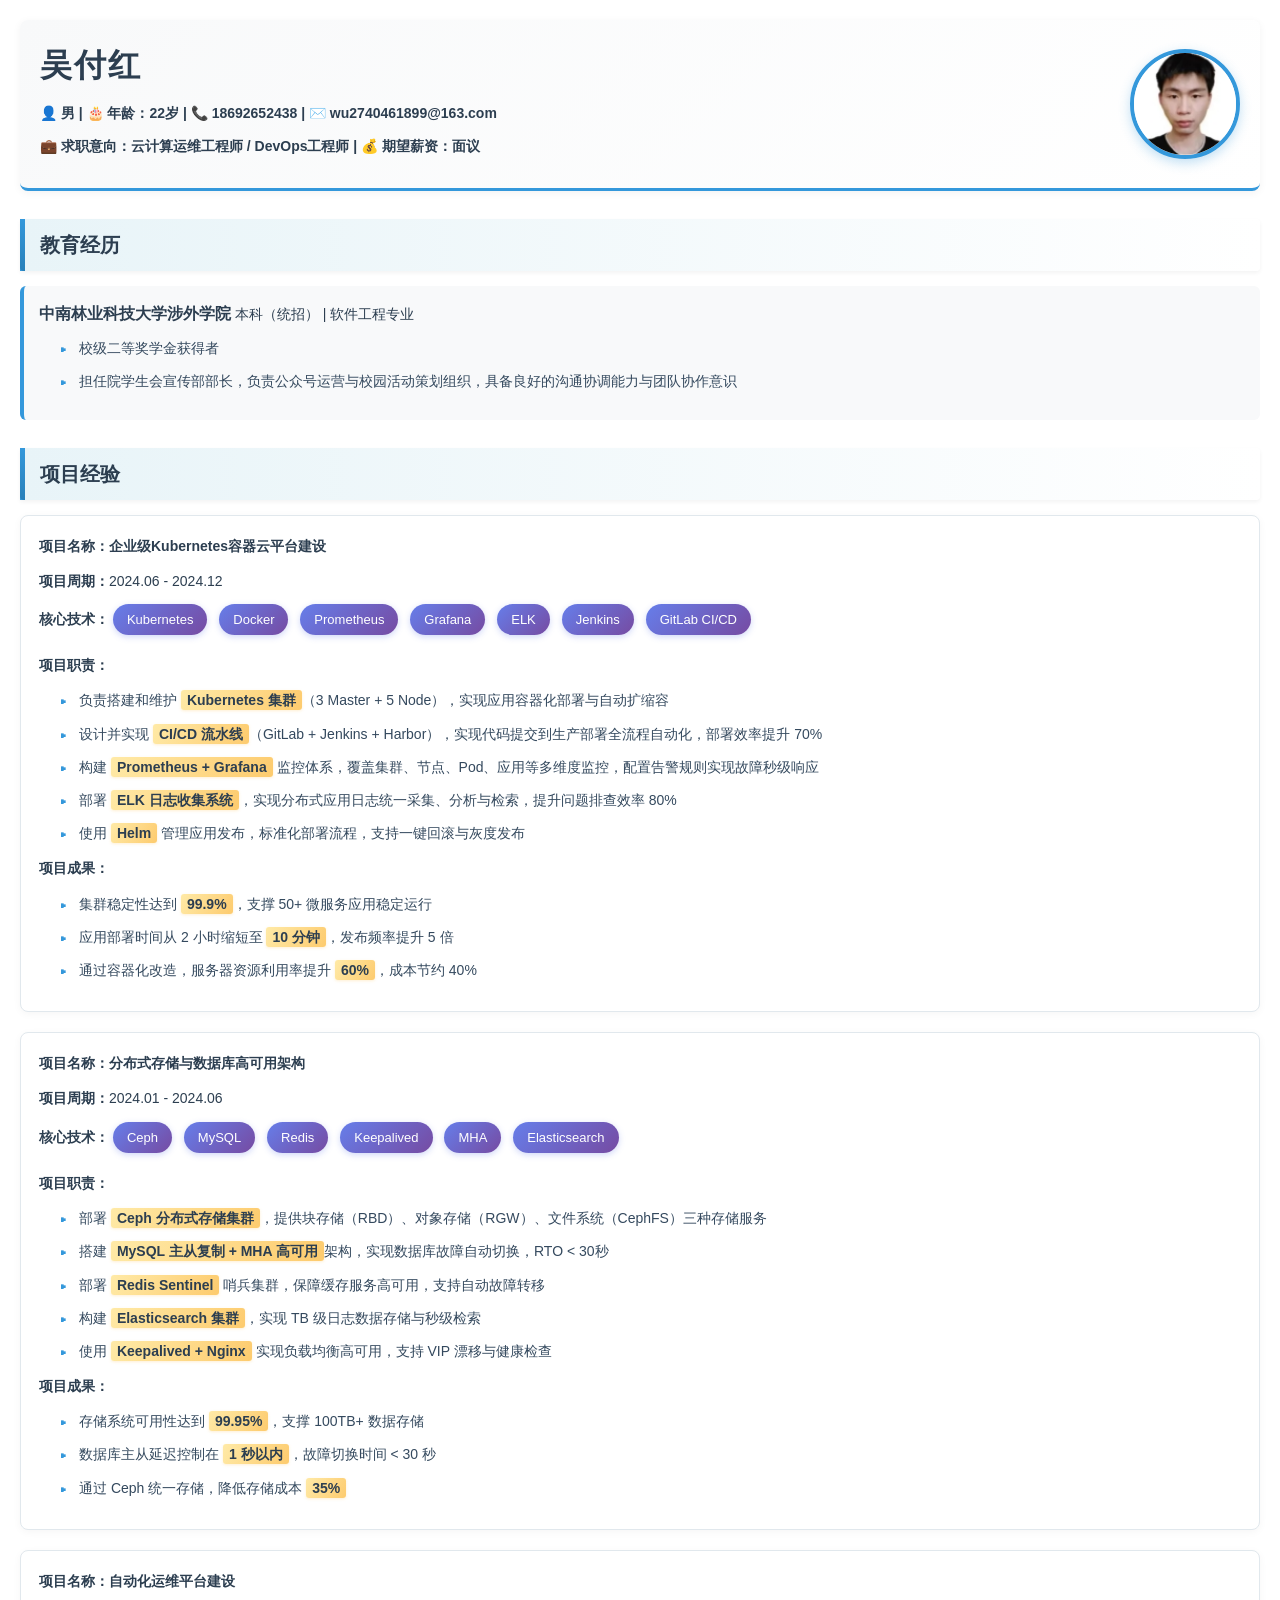
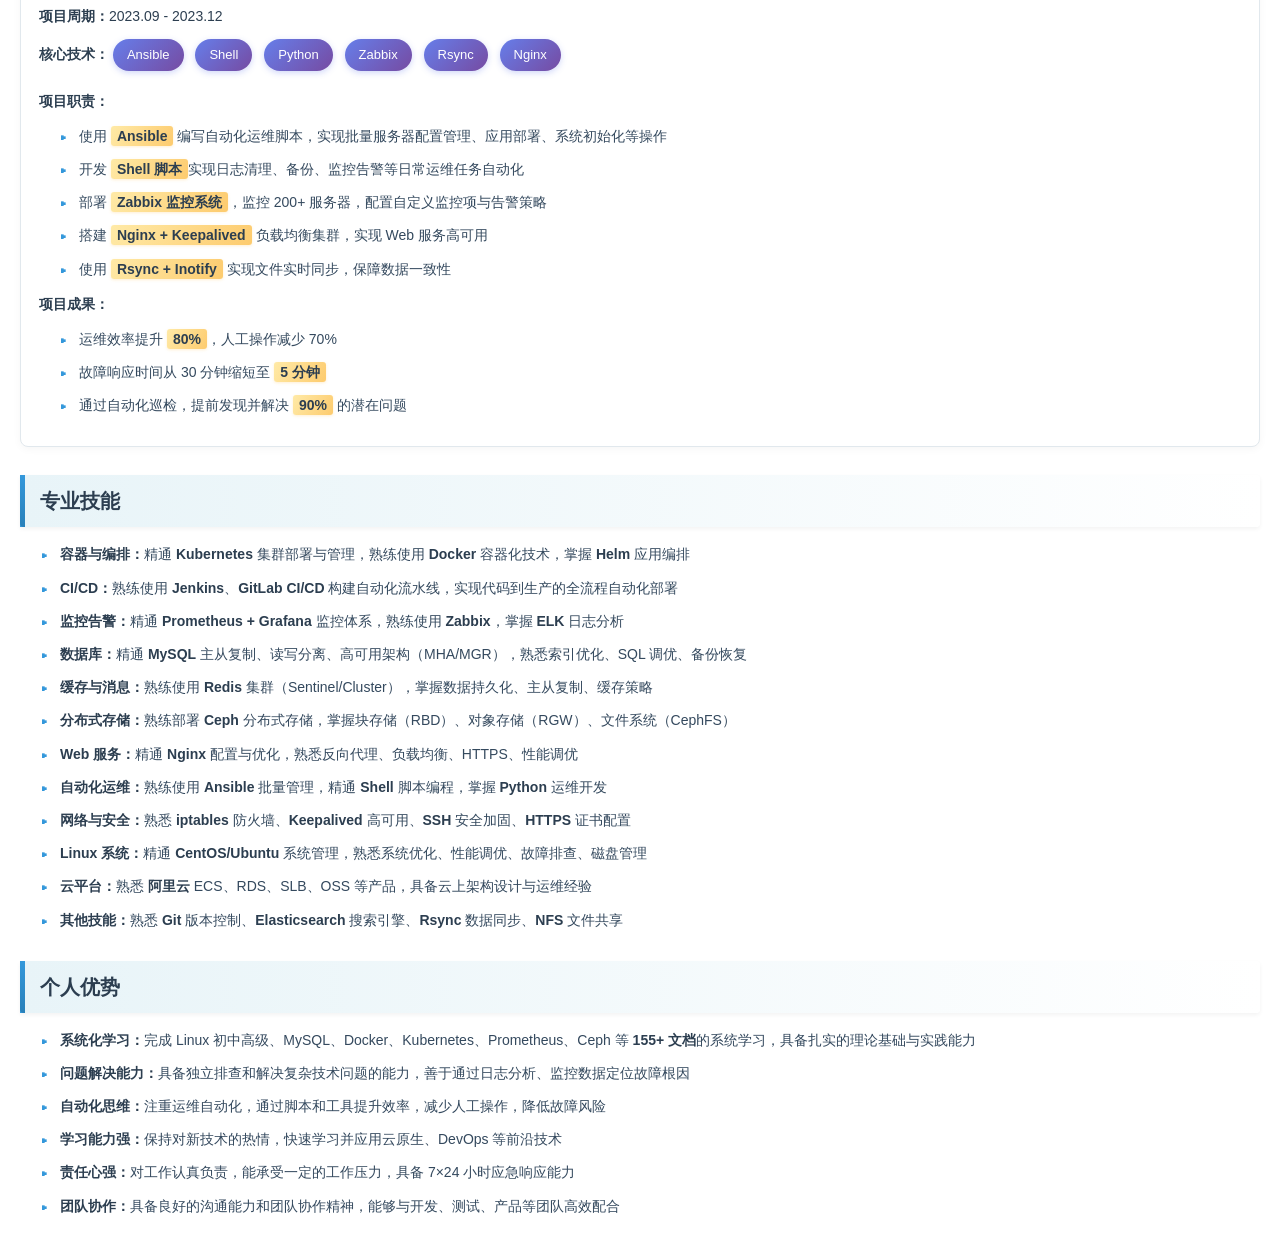
<file: 简历/resume1.html>
<!DOCTYPE html>
<html lang="zh-CN">
<head>
    <meta charset="UTF-8">
    <title>吴付红-简历</title>
    <link rel="stylesheet" href="resume.css">
</head>
<body>
<div class="header">
    <div class="info">
        <h1>吴付红</h1>
        <p><strong>👤 男 | 🎂 年龄：22岁 | 📞 18692652438 | ✉️ wu2740461899@163.com</strong></p>
        <p><strong>💼 求职意向：云计算运维工程师 / DevOps工程师 | 💰 期望薪资：面议 </strong></p>
    </div>
    <img src="简历附件.assets/wps1.jpg" alt="头像" class="avatar">
</div>

<div class="section-title">教育经历</div>
<div class="school">
    <strong>中南林业科技大学涉外学院</strong> 本科（统招） | 软件工程专业
    <ul>
        <li>校级二等奖学金获得者</li>
        <li>担任院学生会宣传部部长，负责公众号运营与校园活动策划组织，具备良好的沟通协调能力与团队协作意识</li>
    </ul>
</div>

<div class="section-title">项目经验</div>
<div class="project">
    <div><b>项目名称：</b><b>企业级Kubernetes容器云平台建设</b></div>
    <div><b>项目周期：</b>2024.06 - 2024.12</div>
    <div><b>核心技术：</b>
        <span class="skill-tag">Kubernetes</span>
        <span class="skill-tag">Docker</span>
        <span class="skill-tag">Prometheus</span>
        <span class="skill-tag">Grafana</span>
        <span class="skill-tag">ELK</span>
        <span class="skill-tag">Jenkins</span>
        <span class="skill-tag">GitLab CI/CD</span>
    </div>
    <div><b>项目职责：</b></div>
    <ul>
        <li>负责搭建和维护 <span class="strong-highlight">Kubernetes 集群</span>（3 Master + 5 Node），实现应用容器化部署与自动扩缩容</li>
        <li>设计并实现 <span class="strong-highlight">CI/CD 流水线</span>（GitLab + Jenkins + Harbor），实现代码提交到生产部署全流程自动化，部署效率提升 70%</li>
        <li>构建 <span class="strong-highlight">Prometheus + Grafana</span> 监控体系，覆盖集群、节点、Pod、应用等多维度监控，配置告警规则实现故障秒级响应</li>
        <li>部署 <span class="strong-highlight">ELK 日志收集系统</span>，实现分布式应用日志统一采集、分析与检索，提升问题排查效率 80%</li>
        <li>使用 <span class="strong-highlight">Helm</span> 管理应用发布，标准化部署流程，支持一键回滚与灰度发布</li>
    </ul>
    <div><b>项目成果：</b></div>
    <ul>
        <li>集群稳定性达到 <span class="strong-highlight">99.9%</span>，支撑 50+ 微服务应用稳定运行</li>
        <li>应用部署时间从 2 小时缩短至 <span class="strong-highlight">10 分钟</span>，发布频率提升 5 倍</li>
        <li>通过容器化改造，服务器资源利用率提升 <span class="strong-highlight">60%</span>，成本节约 40%</li>
    </ul>
</div>
<div class="project">
    <div><b>项目名称：</b><b>分布式存储与数据库高可用架构</b></div>
    <div><b>项目周期：</b>2024.01 - 2024.06</div>
    <div><b>核心技术：</b>
        <span class="skill-tag">Ceph</span>
        <span class="skill-tag">MySQL</span>
        <span class="skill-tag">Redis</span>
        <span class="skill-tag">Keepalived</span>
        <span class="skill-tag">MHA</span>
        <span class="skill-tag">Elasticsearch</span>
    </div>
    <div><b>项目职责：</b></div>
    <ul>
        <li>部署 <span class="strong-highlight">Ceph 分布式存储集群</span>，提供块存储（RBD）、对象存储（RGW）、文件系统（CephFS）三种存储服务</li>
        <li>搭建 <span class="strong-highlight">MySQL 主从复制 + MHA 高可用</span>架构，实现数据库故障自动切换，RTO < 30秒</li>
        <li>部署 <span class="strong-highlight">Redis Sentinel</span> 哨兵集群，保障缓存服务高可用，支持自动故障转移</li>
        <li>构建 <span class="strong-highlight">Elasticsearch 集群</span>，实现 TB 级日志数据存储与秒级检索</li>
        <li>使用 <span class="strong-highlight">Keepalived + Nginx</span> 实现负载均衡高可用，支持 VIP 漂移与健康检查</li>
    </ul>
    <div><b>项目成果：</b></div>
    <ul>
        <li>存储系统可用性达到 <span class="strong-highlight">99.95%</span>，支撑 100TB+ 数据存储</li>
        <li>数据库主从延迟控制在 <span class="strong-highlight">1 秒以内</span>，故障切换时间 < 30 秒</li>
        <li>通过 Ceph 统一存储，降低存储成本 <span class="strong-highlight">35%</span></li>
    </ul>
</div>
<div class="project">
    <div><b>项目名称：</b><b>自动化运维平台建设</b></div>
    <div><b>项目周期：</b>2023.09 - 2023.12</div>
    <div><b>核心技术：</b>
        <span class="skill-tag">Ansible</span>
        <span class="skill-tag">Shell</span>
        <span class="skill-tag">Python</span>
        <span class="skill-tag">Zabbix</span>
        <span class="skill-tag">Rsync</span>
        <span class="skill-tag">Nginx</span>
    </div>
    <div><b>项目职责：</b></div>
    <ul>
        <li>使用 <span class="strong-highlight">Ansible</span> 编写自动化运维脚本，实现批量服务器配置管理、应用部署、系统初始化等操作</li>
        <li>开发 <span class="strong-highlight">Shell 脚本</span>实现日志清理、备份、监控告警等日常运维任务自动化</li>
        <li>部署 <span class="strong-highlight">Zabbix 监控系统</span>，监控 200+ 服务器，配置自定义监控项与告警策略</li>
        <li>搭建 <span class="strong-highlight">Nginx + Keepalived</span> 负载均衡集群，实现 Web 服务高可用</li>
        <li>使用 <span class="strong-highlight">Rsync + Inotify</span> 实现文件实时同步，保障数据一致性</li>
    </ul>
    <div><b>项目成果：</b></div>
    <ul>
        <li>运维效率提升 <span class="strong-highlight">80%</span>，人工操作减少 70%</li>
        <li>故障响应时间从 30 分钟缩短至 <span class="strong-highlight">5 分钟</span></li>
        <li>通过自动化巡检，提前发现并解决 <span class="strong-highlight">90%</span> 的潜在问题</li>
    </ul>
</div>

<div class="section-title">专业技能</div>
<ul>
    <li><b>容器与编排：</b>精通 <b>Kubernetes</b> 集群部署与管理，熟练使用 <b>Docker</b> 容器化技术，掌握 <b>Helm</b> 应用编排</li>
    <li><b>CI/CD：</b>熟练使用 <b>Jenkins</b>、<b>GitLab CI/CD</b> 构建自动化流水线，实现代码到生产的全流程自动化部署</li>
    <li><b>监控告警：</b>精通 <b>Prometheus + Grafana</b> 监控体系，熟练使用 <b>Zabbix</b>，掌握 <b>ELK</b> 日志分析</li>
    <li><b>数据库：</b>精通 <b>MySQL</b> 主从复制、读写分离、高可用架构（MHA/MGR），熟悉索引优化、SQL 调优、备份恢复</li>
    <li><b>缓存与消息：</b>熟练使用 <b>Redis</b> 集群（Sentinel/Cluster），掌握数据持久化、主从复制、缓存策略</li>
    <li><b>分布式存储：</b>熟练部署 <b>Ceph</b> 分布式存储，掌握块存储（RBD）、对象存储（RGW）、文件系统（CephFS）</li>
    <li><b>Web 服务：</b>精通 <b>Nginx</b> 配置与优化，熟悉反向代理、负载均衡、HTTPS、性能调优</li>
    <li><b>自动化运维：</b>熟练使用 <b>Ansible</b> 批量管理，精通 <b>Shell</b> 脚本编程，掌握 <b>Python</b> 运维开发</li>
    <li><b>网络与安全：</b>熟悉 <b>iptables</b> 防火墙、<b>Keepalived</b> 高可用、<b>SSH</b> 安全加固、<b>HTTPS</b> 证书配置</li>
    <li><b>Linux 系统：</b>精通 <b>CentOS/Ubuntu</b> 系统管理，熟悉系统优化、性能调优、故障排查、磁盘管理</li>
    <li><b>云平台：</b>熟悉 <b>阿里云</b> ECS、RDS、SLB、OSS 等产品，具备云上架构设计与运维经验</li>
    <li><b>其他技能：</b>熟悉 <b>Git</b> 版本控制、<b>Elasticsearch</b> 搜索引擎、<b>Rsync</b> 数据同步、<b>NFS</b> 文件共享</li>
</ul>

<div class="section-title">个人优势</div>
<ul>
    <li><b>系统化学习：</b>完成 Linux 初中高级、MySQL、Docker、Kubernetes、Prometheus、Ceph 等 <b>155+ 文档</b>的系统学习，具备扎实的理论基础与实践能力</li>
    <li><b>问题解决能力：</b>具备独立排查和解决复杂技术问题的能力，善于通过日志分析、监控数据定位故障根因</li>
    <li><b>自动化思维：</b>注重运维自动化，通过脚本和工具提升效率，减少人工操作，降低故障风险</li>
    <li><b>学习能力强：</b>保持对新技术的热情，快速学习并应用云原生、DevOps 等前沿技术</li>
    <li><b>责任心强：</b>对工作认真负责，能承受一定的工作压力，具备 7×24 小时应急响应能力</li>
    <li><b>团队协作：</b>具备良好的沟通能力和团队协作精神，能够与开发、测试、产品等团队高效配合</li>
</ul>
</body>
</html>
</file>
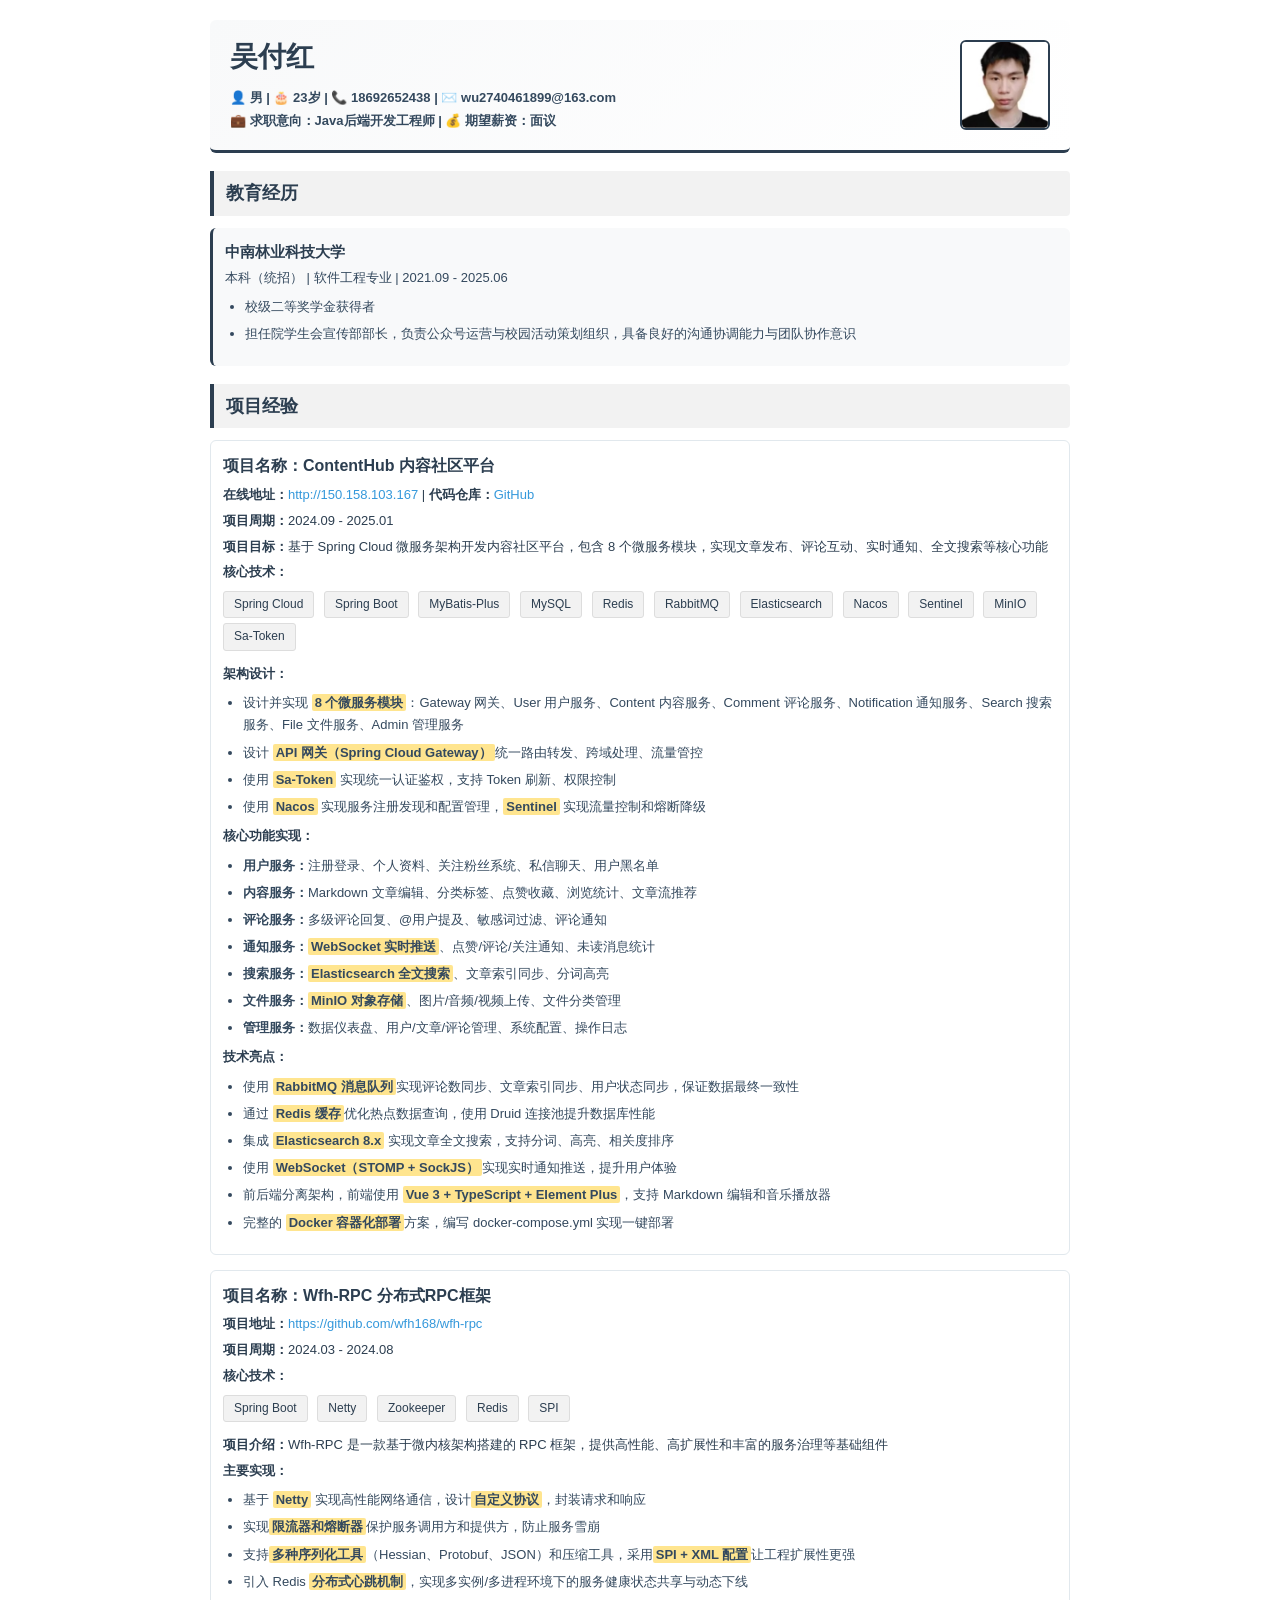
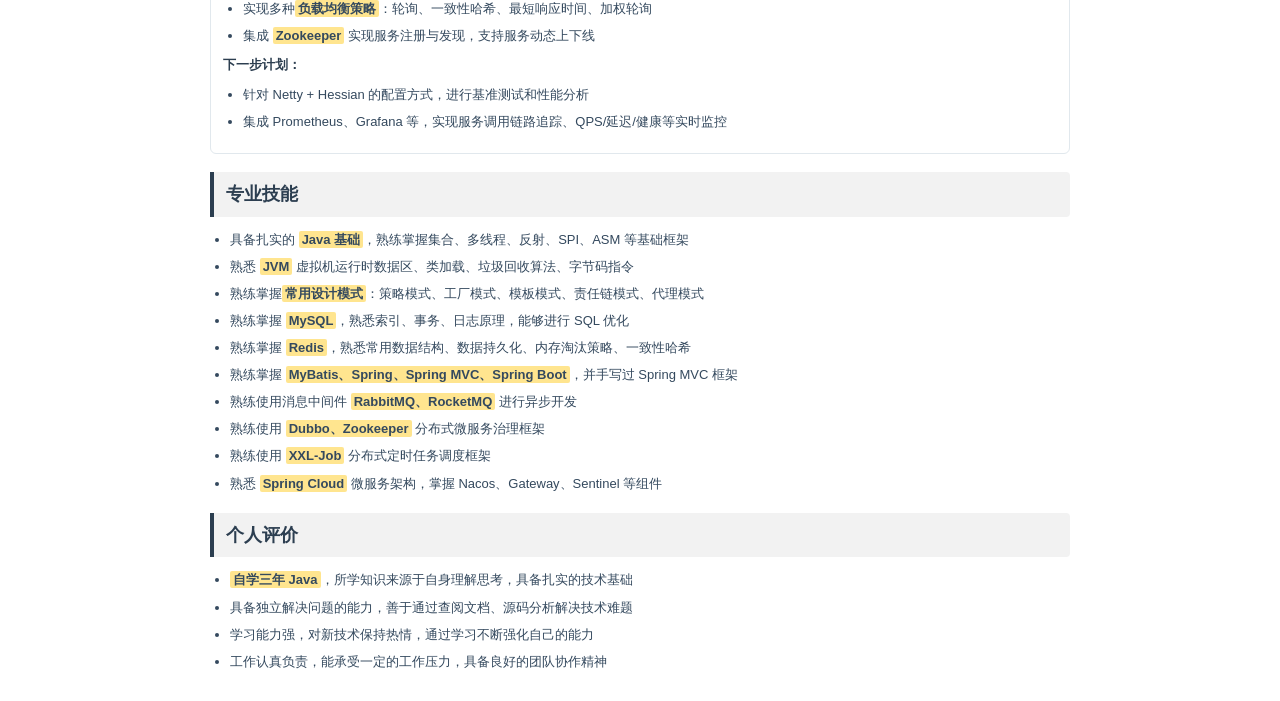
<file: 简历/吴付红-Java开发简历.html>
<!DOCTYPE html>
<html lang="zh-CN">
<head>
    <meta charset="UTF-8">
    <meta name="viewport" content="width=device-width, initial-scale=1.0">
    <title>吴付红-Java后端开发工程师简历</title>
    <style>
        @page {
            margin: 15mm 12mm;
            size: A4;
        }

        * {
            box-sizing: border-box;
            margin: 0;
            padding: 0;
        }

        body {
            font-family: "微软雅黑", "Microsoft YaHei", Arial, sans-serif;
            color: #2c3e50;
            background: #fff;
            line-height: 1.6;
            font-size: 13px;
            padding: 20px;
            max-width: 900px;
            margin: 0 auto;
        }

        .header {
            display: flex;
            align-items: center;
            justify-content: space-between;
            padding: 15px 20px;
            margin-bottom: 15px;
            border-bottom: 3px solid #2c3e50;
            background: linear-gradient(135deg, #f8f9fa 0%, #fff 100%);
            border-radius: 6px;
        }

        .info h1 {
            font-size: 28px;
            color: #2c3e50;
            margin-bottom: 8px;
            font-weight: 700;
        }

        .info p {
            margin: 4px 0;
            font-size: 13px;
            color: #34495e;
            line-height: 1.5;
        }

        .avatar {
            width: 90px;
            height: 90px;
            border-radius: 6px;
            border: 2px solid #2c3e50;
            object-fit: cover;
            margin-left: 20px;
        }

        .section-title {
            font-size: 18px;
            font-weight: 700;
            color: #2c3e50;
            border-left: 4px solid #2c3e50;
            background: #f2f2f2;
            padding: 8px 12px;
            margin: 18px 0 12px 0;
            border-radius: 0 4px 4px 0;
        }

        .school {
            margin-bottom: 12px;
            padding: 12px;
            background: #f8f9fa;
            border-radius: 6px;
            border-left: 3px solid #2c3e50;
        }

        .school-name {
            font-weight: bold;
            font-size: 15px;
            margin-bottom: 4px;
            color: #2c3e50;
        }

        .school-info {
            color: #34495e;
            margin-bottom: 8px;
            font-size: 13px;
        }

        .project {
            margin-bottom: 15px;
            padding: 12px;
            background: #fff;
            border-radius: 6px;
            border: 1px solid #e1e8ed;
            page-break-inside: avoid;
        }

        .project-title {
            font-weight: bold;
            font-size: 16px;
            margin-bottom: 6px;
            color: #2c3e50;
        }

        .project-info {
            margin-bottom: 5px;
            font-size: 13px;
            line-height: 1.6;
        }

        .project-info strong {
            font-weight: bold;
            color: #2c3e50;
        }

        .tech-tags {
            margin: 8px 0;
        }

        .tech-tag {
            display: inline-block;
            background: #f2f2f2;
            color: #2c3e50;
            border-radius: 3px;
            padding: 3px 10px;
            font-size: 12px;
            margin-right: 6px;
            margin-bottom: 5px;
            border: 1px solid #ddd;
            font-weight: 500;
        }

        .highlight {
            background: #ffe58f;
            padding: 1px 3px;
            border-radius: 2px;
            font-weight: 600;
        }

        ul {
            margin: 8px 0 8px 20px;
            padding: 0;
            list-style-type: disc;
        }

        li {
            margin-bottom: 5px;
            font-size: 13px;
            line-height: 1.7;
            color: #34495e;
        }

        a {
            color: #3498db;
            text-decoration: none;
        }

        a:hover {
            text-decoration: underline;
        }

        @media print {
            body {
                padding: 0;
                font-size: 12px;
            }
            
            .header {
                background: #f8f9fa;
                padding: 12px 15px;
                margin-bottom: 12px;
                -webkit-print-color-adjust: exact;
                print-color-adjust: exact;
            }

            .info h1 {
                font-size: 24px;
                margin-bottom: 6px;
            }

            .info p {
                font-size: 12px;
                margin: 3px 0;
            }

            .avatar {
                width: 80px;
                height: 80px;
            }
            
            .section-title {
                background: #f2f2f2;
                font-size: 16px;
                padding: 6px 10px;
                margin: 12px 0 8px 0;
                -webkit-print-color-adjust: exact;
                print-color-adjust: exact;
            }

            .school {
                padding: 10px;
                margin-bottom: 10px;
                background: #f8f9fa;
                -webkit-print-color-adjust: exact;
                print-color-adjust: exact;
            }

            .school-name {
                font-size: 14px;
            }

            .school-info {
                font-size: 12px;
            }

            .project {
                padding: 10px;
                margin-bottom: 12px;
                page-break-inside: avoid;
                border: 1px solid #ddd;
            }

            .project-title {
                font-size: 15px;
                margin-bottom: 5px;
            }

            .project-info {
                font-size: 12px;
                margin-bottom: 4px;
                line-height: 1.5;
            }

            .tech-tag {
                font-size: 11px;
                padding: 2px 8px;
                margin-right: 5px;
                margin-bottom: 4px;
                background: #f2f2f2;
                -webkit-print-color-adjust: exact;
                print-color-adjust: exact;
            }
            
            .highlight {
                background: #ffe58f;
                -webkit-print-color-adjust: exact;
                print-color-adjust: exact;
            }

            ul {
                margin: 6px 0 6px 18px;
            }

            li {
                font-size: 12px;
                margin-bottom: 4px;
                line-height: 1.6;
            }

            a {
                color: #2c3e50;
                text-decoration: none;
            }

            /* 确保第二页不会从项目中间断开 */
            .project, .school {
                page-break-inside: avoid;
            }

            /* 避免标题单独在页面底部 */
            .section-title {
                page-break-after: avoid;
            }
        }
    </style>
</head>
<body>

<div class="header">
    <div class="info">
        <h1>吴付红</h1>
        <p><strong>👤 男 | 🎂 23岁 | 📞 18692652438 | ✉️ wu2740461899@163.com</strong></p>
        <p><strong>💼 求职意向：Java后端开发工程师 | 💰 期望薪资：面议</strong></p>
    </div>
    <img src="简历附件.assets/wps1.jpg" alt="头像" class="avatar">
</div>

<div class="section-title">教育经历</div>
<div class="school">
    <div class="school-name">中南林业科技大学</div>
    <div class="school-info">本科（统招） | 软件工程专业 | 2021.09 - 2025.06</div>
    <ul>
        <li>校级二等奖学金获得者</li>
        <li>担任院学生会宣传部部长，负责公众号运营与校园活动策划组织，具备良好的沟通协调能力与团队协作意识</li>
    </ul>
</div>

<div class="section-title">项目经验</div>

<div class="project">
    <div class="project-title">项目名称：ContentHub 内容社区平台</div>
    <div class="project-info"><strong>在线地址：</strong><a href="http://150.158.103.167">http://150.158.103.167</a> | <strong>代码仓库：</strong><a href="https://github.com/wfh168/Wfh-ContentHub">GitHub</a></div>
    <div class="project-info"><strong>项目周期：</strong>2024.09 - 2025.01</div>
    <div class="project-info"><strong>项目目标：</strong>基于 Spring Cloud 微服务架构开发内容社区平台，包含 8 个微服务模块，实现文章发布、评论互动、实时通知、全文搜索等核心功能</div>
    <div class="project-info"><strong>核心技术：</strong></div>
    <div class="tech-tags">
        <span class="tech-tag">Spring Cloud </span>
        <span class="tech-tag">Spring Boot </span>
        <span class="tech-tag">MyBatis-Plus</span>
        <span class="tech-tag">MySQL</span>
        <span class="tech-tag">Redis</span>
        <span class="tech-tag">RabbitMQ</span>
        <span class="tech-tag">Elasticsearch</span>
        <span class="tech-tag">Nacos</span>
        <span class="tech-tag">Sentinel</span>
        <span class="tech-tag">MinIO</span>
        <span class="tech-tag">Sa-Token</span>
    </div>
    <div class="project-info"><strong>架构设计：</strong></div>
    <ul>
        <li>设计并实现 <span class="highlight">8 个微服务模块</span>：Gateway 网关、User 用户服务、Content 内容服务、Comment 评论服务、Notification 通知服务、Search 搜索服务、File 文件服务、Admin 管理服务</li>
        <li>设计 <span class="highlight">API 网关（Spring Cloud Gateway）</span>统一路由转发、跨域处理、流量管控</li>
        <li>使用 <span class="highlight">Sa-Token</span> 实现统一认证鉴权，支持 Token 刷新、权限控制</li>
        <li>使用 <span class="highlight">Nacos</span> 实现服务注册发现和配置管理，<span class="highlight">Sentinel</span> 实现流量控制和熔断降级</li>
    </ul>
    <div class="project-info"><strong>核心功能实现：</strong></div>
    <ul>
        <li><strong>用户服务：</strong>注册登录、个人资料、关注粉丝系统、私信聊天、用户黑名单</li>
        <li><strong>内容服务：</strong>Markdown 文章编辑、分类标签、点赞收藏、浏览统计、文章流推荐</li>
        <li><strong>评论服务：</strong>多级评论回复、@用户提及、敏感词过滤、评论通知</li>
        <li><strong>通知服务：</strong><span class="highlight">WebSocket 实时推送</span>、点赞/评论/关注通知、未读消息统计</li>
        <li><strong>搜索服务：</strong><span class="highlight">Elasticsearch 全文搜索</span>、文章索引同步、分词高亮</li>
        <li><strong>文件服务：</strong><span class="highlight">MinIO 对象存储</span>、图片/音频/视频上传、文件分类管理</li>
        <li><strong>管理服务：</strong>数据仪表盘、用户/文章/评论管理、系统配置、操作日志</li>
    </ul>
    <div class="project-info"><strong>技术亮点：</strong></div>
    <ul>
        <li>使用 <span class="highlight">RabbitMQ 消息队列</span>实现评论数同步、文章索引同步、用户状态同步，保证数据最终一致性</li>
        <li>通过 <span class="highlight">Redis 缓存</span>优化热点数据查询，使用 Druid 连接池提升数据库性能</li>
        <li>集成 <span class="highlight">Elasticsearch 8.x</span> 实现文章全文搜索，支持分词、高亮、相关度排序</li>
        <li>使用 <span class="highlight">WebSocket（STOMP + SockJS）</span>实现实时通知推送，提升用户体验</li>
        <li>前后端分离架构，前端使用 <span class="highlight">Vue 3 + TypeScript + Element Plus</span>，支持 Markdown 编辑和音乐播放器</li>
        <li>完整的 <span class="highlight">Docker 容器化部署</span>方案，编写 docker-compose.yml 实现一键部署</li>
    </ul>
</div>

<div class="project">
    <div class="project-title">项目名称：Wfh-RPC 分布式RPC框架</div>
    <div class="project-info"><strong>项目地址：</strong><a href="https://github.com/wfh168/wfh-rpc">https://github.com/wfh168/wfh-rpc</a></div>
    <div class="project-info"><strong>项目周期：</strong>2024.03 - 2024.08</div>
    <div class="project-info"><strong>核心技术：</strong></div>
    <div class="tech-tags">
        <span class="tech-tag">Spring Boot</span>
        <span class="tech-tag">Netty</span>
        <span class="tech-tag">Zookeeper</span>
        <span class="tech-tag">Redis</span>
        <span class="tech-tag">SPI</span>
    </div>
    <div class="project-info"><strong>项目介绍：</strong>Wfh-RPC 是一款基于微内核架构搭建的 RPC 框架，提供高性能、高扩展性和丰富的服务治理等基础组件</div>
    <div class="project-info"><strong>主要实现：</strong></div>
    <ul>
        <li>基于 <span class="highlight">Netty</span> 实现高性能网络通信，设计<span class="highlight">自定义协议</span>，封装请求和响应</li>
        <li>实现<span class="highlight">限流器和熔断器</span>保护服务调用方和提供方，防止服务雪崩</li>
        <li>支持<span class="highlight">多种序列化工具</span>（Hessian、Protobuf、JSON）和压缩工具，采用<span class="highlight">SPI + XML 配置</span>让工程扩展性更强</li>
        <li>引入 Redis <span class="highlight">分布式心跳机制</span>，实现多实例/多进程环境下的服务健康状态共享与动态下线</li>
        <li>实现多种<span class="highlight">负载均衡策略</span>：轮询、一致性哈希、最短响应时间、加权轮询</li>
        <li>集成 <span class="highlight">Zookeeper</span> 实现服务注册与发现，支持服务动态上下线</li>
    </ul>
    <div class="project-info"><strong>下一步计划：</strong></div>
    <ul>
        <li>针对 Netty + Hessian 的配置方式，进行基准测试和性能分析</li>
        <li>集成 Prometheus、Grafana 等，实现服务调用链路追踪、QPS/延迟/健康等实时监控</li>
    </ul>
</div>

<div class="section-title">专业技能</div>
<ul>
    <li>具备扎实的 <span class="highlight">Java 基础</span>，熟练掌握集合、多线程、反射、SPI、ASM 等基础框架</li>
    <li>熟悉 <span class="highlight">JVM</span> 虚拟机运行时数据区、类加载、垃圾回收算法、字节码指令</li>
    <li>熟练掌握<span class="highlight">常用设计模式</span>：策略模式、工厂模式、模板模式、责任链模式、代理模式</li>
    <li>熟练掌握 <span class="highlight">MySQL</span>，熟悉索引、事务、日志原理，能够进行 SQL 优化</li>
    <li>熟练掌握 <span class="highlight">Redis</span>，熟悉常用数据结构、数据持久化、内存淘汰策略、一致性哈希</li>
    <li>熟练掌握 <span class="highlight">MyBatis、Spring、Spring MVC、Spring Boot</span>，并手写过 Spring MVC 框架</li>
    <li>熟练使用消息中间件 <span class="highlight">RabbitMQ、RocketMQ</span> 进行异步开发</li>
    <li>熟练使用 <span class="highlight">Dubbo、Zookeeper</span> 分布式微服务治理框架</li>
    <li>熟练使用 <span class="highlight">XXL-Job</span> 分布式定时任务调度框架</li>
    <li>熟悉 <span class="highlight">Spring Cloud</span> 微服务架构，掌握 Nacos、Gateway、Sentinel 等组件</li>
</ul>

<div class="section-title">个人评价</div>
<ul>
    <li><span class="highlight">自学三年 Java</span>，所学知识来源于自身理解思考，具备扎实的技术基础</li>
    <li>具备独立解决问题的能力，善于通过查阅文档、源码分析解决技术难题</li>
    <li>学习能力强，对新技术保持热情，通过学习不断强化自己的能力</li>
    <li>工作认真负责，能承受一定的工作压力，具备良好的团队协作精神</li>
</ul>

</body>
</html>
</file>
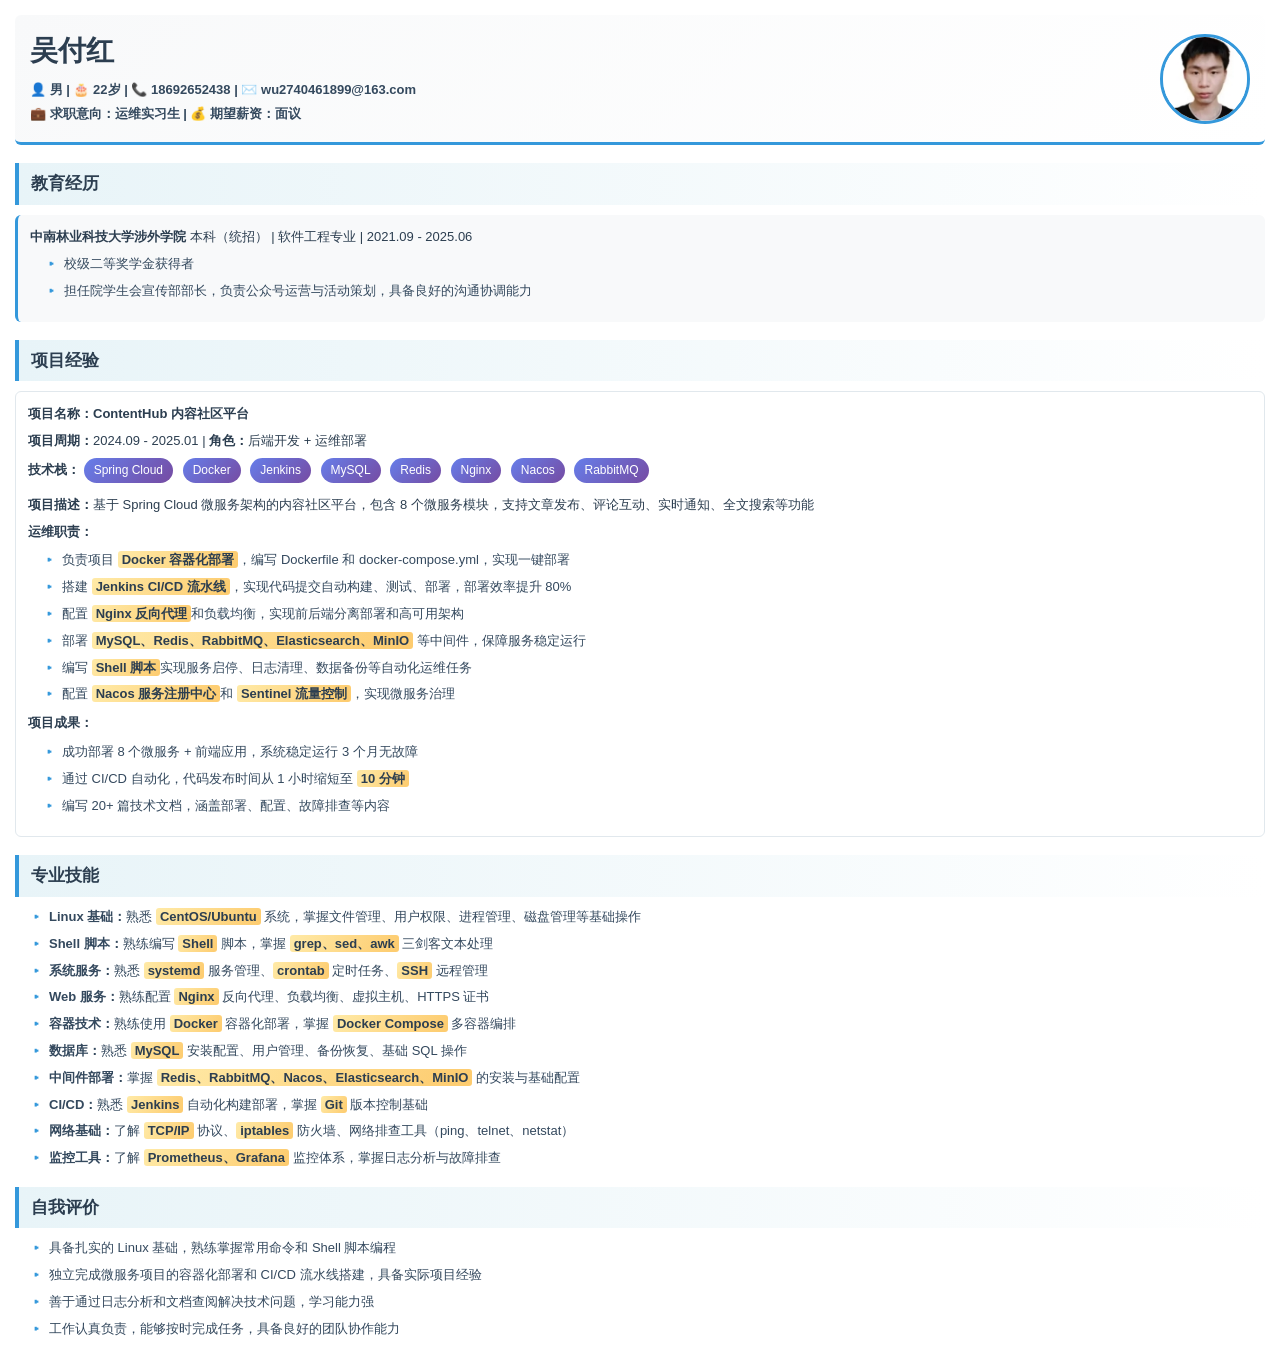
<file: 简历/吴付红-实习生简历.html>
<!DOCTYPE html>
<html lang="zh-CN">
<head>
    <meta charset="UTF-8">
    <meta name="viewport" content="width=device-width, initial-scale=1.0">
    <title>吴付红-运维实习生简历</title>
    <style>
        @page {
            margin: 8mm;
            size: A4;
        }

        * {
            box-sizing: border-box;
            margin: 0;
            padding: 0;
        }

        body {
            font-family: "微软雅黑", Arial, sans-serif;
            color: #2c3e50;
            background: #fff;
            line-height: 1.5;
            font-size: 13px;
            padding: 15px;
        }

        .header {
            display: flex;
            align-items: center;
            justify-content: space-between;
            padding: 15px;
            margin-bottom: 15px;
            border-bottom: 3px solid #3498db;
            background: linear-gradient(135deg, #f8f9fa 0%, #fff 100%);
            border-radius: 6px;
        }

        .info h1 {
            font-size: 28px;
            color: #2c3e50;
            margin-bottom: 8px;
            font-weight: 700;
        }

        .info p {
            margin: 4px 0;
            font-size: 13px;
            color: #34495e;
        }

        .avatar {
            width: 90px;
            height: 90px;
            border-radius: 50%;
            border: 3px solid #3498db;
            object-fit: cover;
            margin-left: 20px;
        }

        .section-title {
            font-size: 17px;
            font-weight: 700;
            color: #2c3e50;
            border-left: 4px solid #3498db;
            background: linear-gradient(90deg, #e8f4f8 0%, #fff 100%);
            padding: 8px 12px;
            margin: 18px 0 10px 0;
            border-radius: 0 4px 4px 0;
        }

        ul {
            margin: 8px 0 8px 18px;
            padding: 0;
            list-style: none;
        }

        li {
            margin-bottom: 6px;
            font-size: 13px;
            line-height: 1.6;
            padding-left: 16px;
            position: relative;
            color: #34495e;
        }

        li::before {
            content: '▸';
            position: absolute;
            left: 0;
            color: #3498db;
            font-weight: bold;
        }

        .school, .project {
            margin-bottom: 12px;
            padding: 12px;
            background: #f8f9fa;
            border-radius: 6px;
            border-left: 3px solid #3498db;
        }

        .project {
            background: #fff;
            border: 1px solid #e1e8ed;
        }

        .project > div {
            margin-bottom: 6px;
            line-height: 1.6;
        }

        .project b, .school strong {
            color: #2c3e50;
            font-weight: 600;
        }

        .skill-tag {
            display: inline-block;
            background: linear-gradient(135deg, #667eea 0%, #764ba2 100%);
            color: #fff;
            border-radius: 15px;
            padding: 3px 10px;
            font-size: 12px;
            margin-right: 6px;
            margin-bottom: 6px;
            font-weight: 500;
        }

        .highlight {
            background: linear-gradient(120deg, #ffeaa7 0%, #fdcb6e 100%);
            color: #2c3e50;
            font-weight: 600;
            border-radius: 3px;
            padding: 1px 4px;
        }

        @media print {
            body {
                padding: 0;
            }
            
            .header {
                background: #f8f9fa;
                -webkit-print-color-adjust: exact;
                print-color-adjust: exact;
            }
            
            .section-title {
                background: #e8f4f8;
                -webkit-print-color-adjust: exact;
                print-color-adjust: exact;
            }
            
            .skill-tag {
                background: #667eea;
                -webkit-print-color-adjust: exact;
                print-color-adjust: exact;
            }
            
            .highlight {
                background: #ffeaa7;
                -webkit-print-color-adjust: exact;
                print-color-adjust: exact;
            }

            .school, .project {
                page-break-inside: avoid;
                background: #f8f9fa;
                -webkit-print-color-adjust: exact;
                print-color-adjust: exact;
            }

            .project {
                background: #fff;
            }
        }
    </style>
</head>
<body>
<div class="header">
    <div class="info">
        <h1>吴付红</h1>
        <p><strong>👤 男 | 🎂 22岁 | 📞 18692652438 | ✉️ wu2740461899@163.com</strong></p>
        <p><strong>💼 求职意向：运维实习生 | 💰 期望薪资：面议</strong></p>
    </div>
    <img src="简历附件.assets/wps1.jpg" alt="头像" class="avatar">
</div>

<div class="section-title">教育经历</div>
<div class="school">
    <strong>中南林业科技大学涉外学院</strong> 本科（统招） | 软件工程专业 | 2021.09 - 2025.06
    <ul>
        <li>校级二等奖学金获得者</li>
        <li>担任院学生会宣传部部长，负责公众号运营与活动策划，具备良好的沟通协调能力</li>
    </ul>
</div>

<div class="section-title">项目经验</div>
<div class="project">
    <div><b>项目名称：ContentHub 内容社区平台</b></div>
    <div><b>项目周期：</b>2024.09 - 2025.01 | <b>角色：</b>后端开发 + 运维部署</div>
    <div><b>技术栈：</b>
        <span class="skill-tag">Spring Cloud</span>
        <span class="skill-tag">Docker</span>
        <span class="skill-tag">Jenkins</span>
        <span class="skill-tag">MySQL</span>
        <span class="skill-tag">Redis</span>
        <span class="skill-tag">Nginx</span>
        <span class="skill-tag">Nacos</span>
        <span class="skill-tag">RabbitMQ</span>
    </div>
    <div><b>项目描述：</b>基于 Spring Cloud 微服务架构的内容社区平台，包含 8 个微服务模块，支持文章发布、评论互动、实时通知、全文搜索等功能</div>
    <div><b>运维职责：</b></div>
    <ul>
        <li>负责项目 <span class="highlight">Docker 容器化部署</span>，编写 Dockerfile 和 docker-compose.yml，实现一键部署</li>
        <li>搭建 <span class="highlight">Jenkins CI/CD 流水线</span>，实现代码提交自动构建、测试、部署，部署效率提升 80%</li>
        <li>配置 <span class="highlight">Nginx 反向代理</span>和负载均衡，实现前后端分离部署和高可用架构</li>
        <li>部署 <span class="highlight">MySQL、Redis、RabbitMQ、Elasticsearch、MinIO</span> 等中间件，保障服务稳定运行</li>
        <li>编写 <span class="highlight">Shell 脚本</span>实现服务启停、日志清理、数据备份等自动化运维任务</li>
        <li>配置 <span class="highlight">Nacos 服务注册中心</span>和 <span class="highlight">Sentinel 流量控制</span>，实现微服务治理</li>
    </ul>
    <div><b>项目成果：</b></div>
    <ul>
        <li>成功部署 8 个微服务 + 前端应用，系统稳定运行 3 个月无故障</li>
        <li>通过 CI/CD 自动化，代码发布时间从 1 小时缩短至 <span class="highlight">10 分钟</span></li>
        <li>编写 20+ 篇技术文档，涵盖部署、配置、故障排查等内容</li>
    </ul>
</div>

<div class="section-title">专业技能</div>
<ul>
    <li><b>Linux 基础：</b>熟悉 <span class="highlight">CentOS/Ubuntu</span> 系统，掌握文件管理、用户权限、进程管理、磁盘管理等基础操作</li>
    <li><b>Shell 脚本：</b>熟练编写 <span class="highlight">Shell</span> 脚本，掌握 <span class="highlight">grep、sed、awk</span> 三剑客文本处理</li>
    <li><b>系统服务：</b>熟悉 <span class="highlight">systemd</span> 服务管理、<span class="highlight">crontab</span> 定时任务、<span class="highlight">SSH</span> 远程管理</li>
    <li><b>Web 服务：</b>熟练配置 <span class="highlight">Nginx</span> 反向代理、负载均衡、虚拟主机、HTTPS 证书</li>
    <li><b>容器技术：</b>熟练使用 <span class="highlight">Docker</span> 容器化部署，掌握 <span class="highlight">Docker Compose</span> 多容器编排</li>
    <li><b>数据库：</b>熟悉 <span class="highlight">MySQL</span> 安装配置、用户管理、备份恢复、基础 SQL 操作</li>
    <li><b>中间件部署：</b>掌握 <span class="highlight">Redis、RabbitMQ、Nacos、Elasticsearch、MinIO</span> 的安装与基础配置</li>
    <li><b>CI/CD：</b>熟悉 <span class="highlight">Jenkins</span> 自动化构建部署，掌握 <span class="highlight">Git</span> 版本控制基础</li>
    <li><b>网络基础：</b>了解 <span class="highlight">TCP/IP</span> 协议、<span class="highlight">iptables</span> 防火墙、网络排查工具（ping、telnet、netstat）</li>
    <li><b>监控工具：</b>了解 <span class="highlight">Prometheus、Grafana</span> 监控体系，掌握日志分析与故障排查</li>
</ul>

<div class="section-title">自我评价</div>
<ul>
    <li>具备扎实的 Linux 基础，熟练掌握常用命令和 Shell 脚本编程</li>
    <li>独立完成微服务项目的容器化部署和 CI/CD 流水线搭建，具备实际项目经验</li>
    <li>善于通过日志分析和文档查阅解决技术问题，学习能力强</li>
    <li>工作认真负责，能够按时完成任务，具备良好的团队协作能力</li>
</ul>
</body>
</html>
</file>
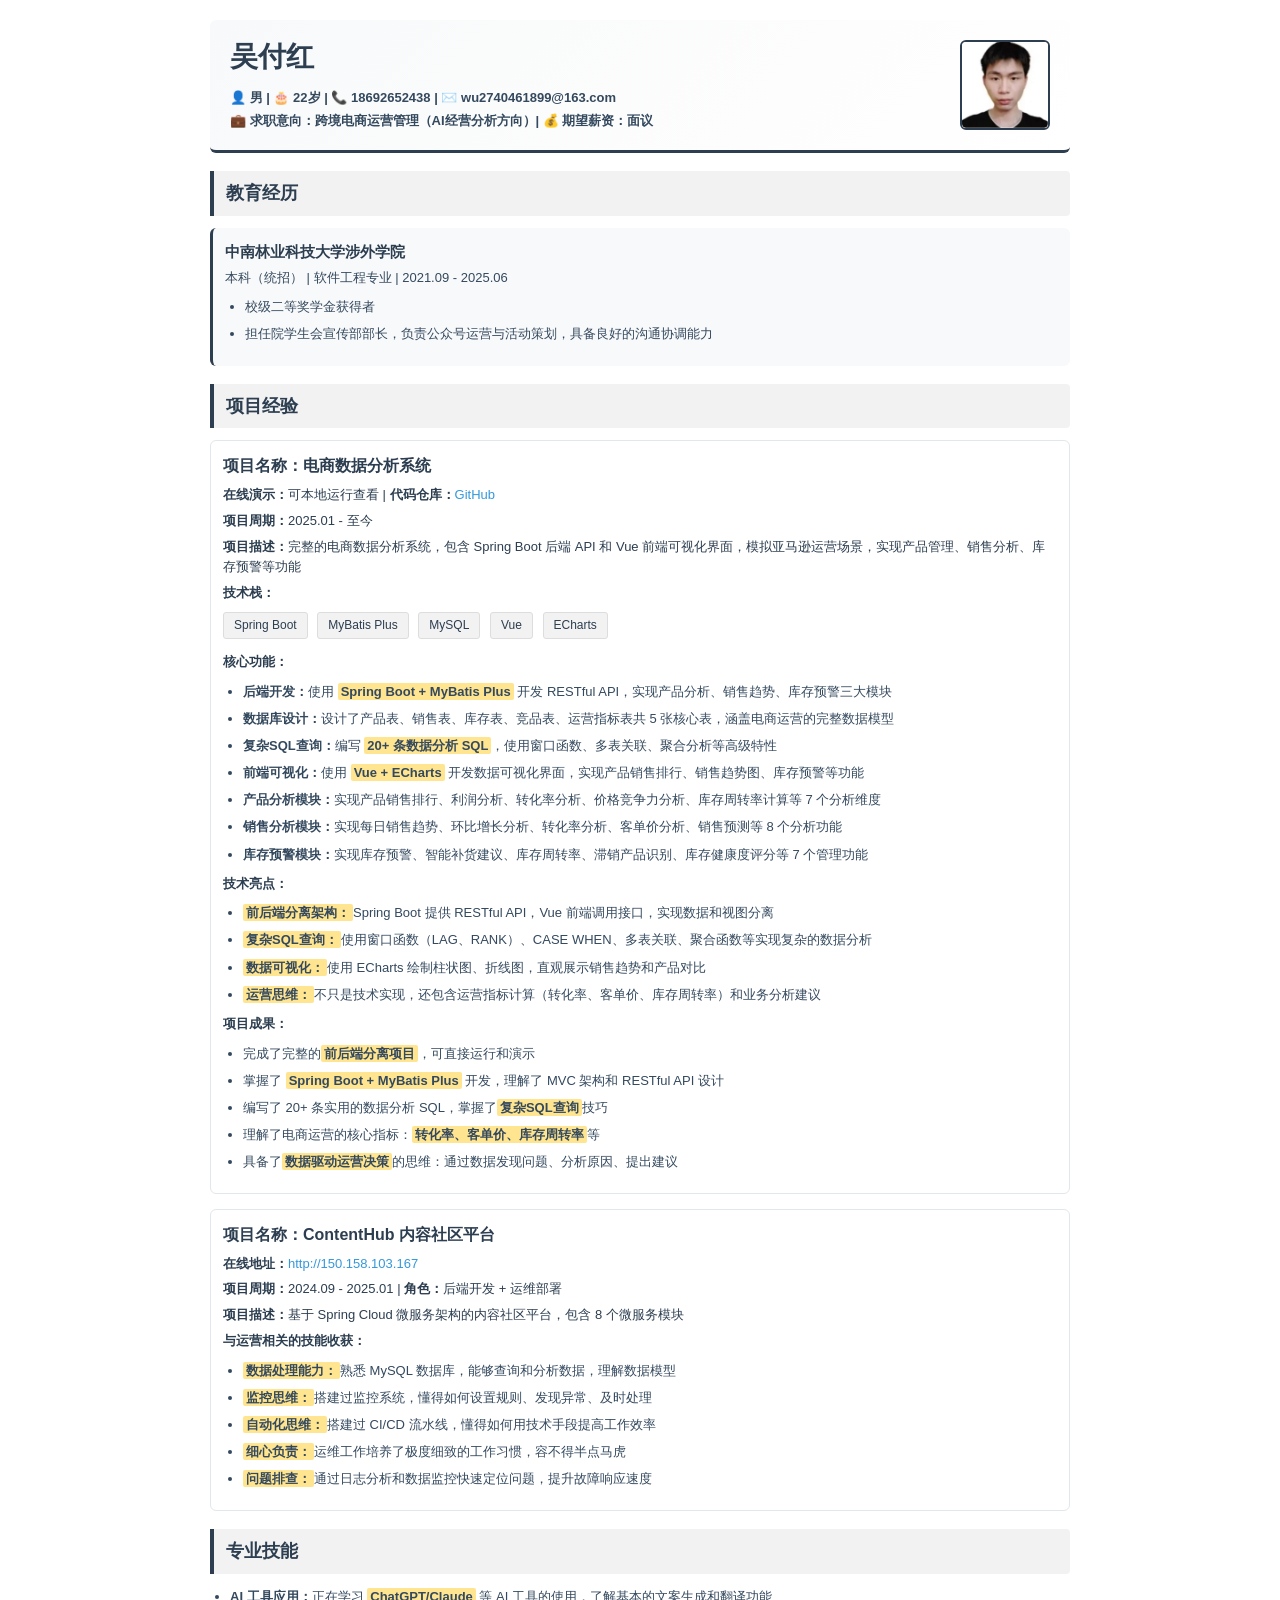
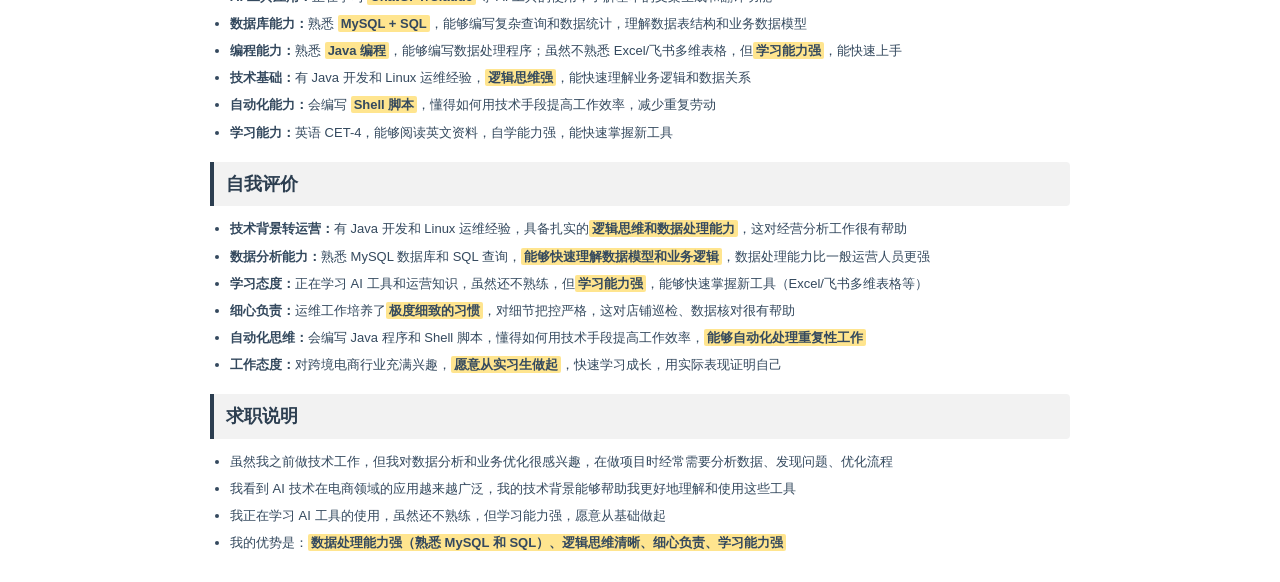
<file: 简历/吴付红-跨境电商运营简历.html>
<!DOCTYPE html>
<html lang="zh-CN">
<head>
    <meta charset="UTF-8">
    <meta name="viewport" content="width=device-width, initial-scale=1.0">
    <title>吴付红-跨境电商运营管理简历</title>
    <style>
        @page {
            margin: 15mm 12mm;
            size: A4;
        }

        * {
            box-sizing: border-box;
            margin: 0;
            padding: 0;
        }

        body {
            font-family: "微软雅黑", "Microsoft YaHei", Arial, sans-serif;
            color: #2c3e50;
            background: #fff;
            line-height: 1.6;
            font-size: 13px;
            padding: 20px;
            max-width: 900px;
            margin: 0 auto;
        }

        .header {
            display: flex;
            align-items: center;
            justify-content: space-between;
            padding: 15px 20px;
            margin-bottom: 15px;
            border-bottom: 3px solid #2c3e50;
            background: linear-gradient(135deg, #f8f9fa 0%, #fff 100%);
            border-radius: 6px;
        }

        .info h1 {
            font-size: 28px;
            color: #2c3e50;
            margin-bottom: 8px;
            font-weight: 700;
        }

        .info p {
            margin: 4px 0;
            font-size: 13px;
            color: #34495e;
            line-height: 1.5;
        }

        .avatar {
            width: 90px;
            height: 90px;
            border-radius: 6px;
            border: 2px solid #2c3e50;
            object-fit: cover;
            margin-left: 20px;
        }

        .section-title {
            font-size: 18px;
            font-weight: 700;
            color: #2c3e50;
            border-left: 4px solid #2c3e50;
            background: #f2f2f2;
            padding: 8px 12px;
            margin: 18px 0 12px 0;
            border-radius: 0 4px 4px 0;
        }

        .school {
            margin-bottom: 12px;
            padding: 12px;
            background: #f8f9fa;
            border-radius: 6px;
            border-left: 3px solid #2c3e50;
        }

        .school-name {
            font-weight: bold;
            font-size: 15px;
            margin-bottom: 4px;
            color: #2c3e50;
        }

        .school-info {
            color: #34495e;
            margin-bottom: 8px;
            font-size: 13px;
        }

        .project {
            margin-bottom: 15px;
            padding: 12px;
            background: #fff;
            border-radius: 6px;
            border: 1px solid #e1e8ed;
            page-break-inside: avoid;
        }

        .project-title {
            font-weight: bold;
            font-size: 16px;
            margin-bottom: 6px;
            color: #2c3e50;
        }

        .project-info {
            margin-bottom: 5px;
            font-size: 13px;
            line-height: 1.6;
        }

        .project-info strong {
            font-weight: bold;
            color: #2c3e50;
        }

        .skill-tag {
            display: inline-block;
            background: #f2f2f2;
            color: #2c3e50;
            border-radius: 3px;
            padding: 3px 10px;
            font-size: 12px;
            margin-right: 6px;
            margin-bottom: 5px;
            border: 1px solid #ddd;
            font-weight: 500;
        }

        .highlight {
            background: #ffe58f;
            padding: 1px 3px;
            border-radius: 2px;
            font-weight: 600;
        }

        ul {
            margin: 8px 0 8px 20px;
            padding: 0;
            list-style-type: disc;
        }

        li {
            margin-bottom: 5px;
            font-size: 13px;
            line-height: 1.7;
            color: #34495e;
        }

        a {
            color: #3498db;
            text-decoration: none;
        }

        a:hover {
            text-decoration: underline;
        }

        @media print {
            body {
                padding: 0;
                font-size: 12px;
            }
            
            .header {
                background: #f8f9fa;
                padding: 12px 15px;
                margin-bottom: 12px;
                -webkit-print-color-adjust: exact;
                print-color-adjust: exact;
            }

            .info h1 {
                font-size: 24px;
                margin-bottom: 6px;
            }

            .info p {
                font-size: 12px;
                margin: 3px 0;
            }

            .avatar {
                width: 80px;
                height: 80px;
            }
            
            .section-title {
                background: #f2f2f2;
                font-size: 16px;
                padding: 6px 10px;
                margin: 12px 0 8px 0;
                -webkit-print-color-adjust: exact;
                print-color-adjust: exact;
            }

            .school {
                padding: 10px;
                margin-bottom: 10px;
                background: #f8f9fa;
                -webkit-print-color-adjust: exact;
                print-color-adjust: exact;
            }

            .project {
                padding: 10px;
                margin-bottom: 12px;
                page-break-inside: avoid;
                border: 1px solid #ddd;
            }

            .skill-tag {
                font-size: 11px;
                padding: 2px 8px;
                background: #f2f2f2;
                -webkit-print-color-adjust: exact;
                print-color-adjust: exact;
            }
            
            .highlight {
                background: #ffe58f;
                -webkit-print-color-adjust: exact;
                print-color-adjust: exact;
            }

            ul {
                margin: 6px 0 6px 18px;
            }

            li {
                font-size: 12px;
                margin-bottom: 4px;
                line-height: 1.6;
            }

            a {
                color: #2c3e50;
                text-decoration: none;
            }

            .project, .school {
                page-break-inside: avoid;
            }

            .section-title {
                page-break-after: avoid;
            }
        }
    </style>
</head>
<body>

<div class="header">
    <div class="info">
        <h1>吴付红</h1>
        <p><strong>👤 男 | 🎂 22岁 | 📞 18692652438 | ✉️ wu2740461899@163.com</strong></p>
        <p><strong>💼 求职意向：跨境电商运营管理（AI经营分析方向）| 💰 期望薪资：面议</strong></p>
    </div>
    <img src="简历附件.assets/wps1.jpg" alt="头像" class="avatar">
</div>

<div class="section-title">教育经历</div>
<div class="school">
    <div class="school-name">中南林业科技大学涉外学院</div>
    <div class="school-info">本科（统招） | 软件工程专业 | 2021.09 - 2025.06</div>
    <ul>
        <li>校级二等奖学金获得者</li>
        <li>担任院学生会宣传部部长，负责公众号运营与活动策划，具备良好的沟通协调能力</li>
    </ul>
</div>

<div class="section-title">项目经验</div>

<div class="project">
    <div class="project-title">项目名称：电商数据分析系统</div>
    <div class="project-info"><strong>在线演示：</strong>可本地运行查看 | <strong>代码仓库：</strong><a href="https://github.com/wfh168/电商运营实践项目">GitHub</a></div>
    <div class="project-info"><strong>项目周期：</strong>2025.01 - 至今</div>
    <div class="project-info"><strong>项目描述：</strong>完整的电商数据分析系统，包含 Spring Boot 后端 API 和 Vue 前端可视化界面，模拟亚马逊运营场景，实现产品管理、销售分析、库存预警等功能</div>
    <div class="project-info"><strong>技术栈：</strong></div>
    <div style="margin: 8px 0;">
        <span class="skill-tag">Spring Boot</span>
        <span class="skill-tag">MyBatis Plus</span>
        <span class="skill-tag">MySQL</span>
        <span class="skill-tag">Vue</span>
        <span class="skill-tag">ECharts</span>
    </div>
    <div class="project-info"><strong>核心功能：</strong></div>
    <ul>
        <li><strong>后端开发：</strong>使用 <span class="highlight">Spring Boot + MyBatis Plus</span> 开发 RESTful API，实现产品分析、销售趋势、库存预警三大模块</li>
        <li><strong>数据库设计：</strong>设计了产品表、销售表、库存表、竞品表、运营指标表共 5 张核心表，涵盖电商运营的完整数据模型</li>
        <li><strong>复杂SQL查询：</strong>编写 <span class="highlight">20+ 条数据分析 SQL</span>，使用窗口函数、多表关联、聚合分析等高级特性</li>
        <li><strong>前端可视化：</strong>使用 <span class="highlight">Vue + ECharts</span> 开发数据可视化界面，实现产品销售排行、销售趋势图、库存预警等功能</li>
        <li><strong>产品分析模块：</strong>实现产品销售排行、利润分析、转化率分析、价格竞争力分析、库存周转率计算等 7 个分析维度</li>
        <li><strong>销售分析模块：</strong>实现每日销售趋势、环比增长分析、转化率分析、客单价分析、销售预测等 8 个分析功能</li>
        <li><strong>库存预警模块：</strong>实现库存预警、智能补货建议、库存周转率、滞销产品识别、库存健康度评分等 7 个管理功能</li>
    </ul>
    <div class="project-info"><strong>技术亮点：</strong></div>
    <ul>
        <li><span class="highlight">前后端分离架构：</span>Spring Boot 提供 RESTful API，Vue 前端调用接口，实现数据和视图分离</li>
        <li><span class="highlight">复杂SQL查询：</span>使用窗口函数（LAG、RANK）、CASE WHEN、多表关联、聚合函数等实现复杂的数据分析</li>
        <li><span class="highlight">数据可视化：</span>使用 ECharts 绘制柱状图、折线图，直观展示销售趋势和产品对比</li>
        <li><span class="highlight">运营思维：</span>不只是技术实现，还包含运营指标计算（转化率、客单价、库存周转率）和业务分析建议</li>
    </ul>
    <div class="project-info"><strong>项目成果：</strong></div>
    <ul>
        <li>完成了完整的<span class="highlight">前后端分离项目</span>，可直接运行和演示</li>
        <li>掌握了 <span class="highlight">Spring Boot + MyBatis Plus</span> 开发，理解了 MVC 架构和 RESTful API 设计</li>
        <li>编写了 20+ 条实用的数据分析 SQL，掌握了<span class="highlight">复杂SQL查询</span>技巧</li>
        <li>理解了电商运营的核心指标：<span class="highlight">转化率、客单价、库存周转率</span>等</li>
        <li>具备了<span class="highlight">数据驱动运营决策</span>的思维：通过数据发现问题、分析原因、提出建议</li>
    </ul>
</div>

<div class="project">
    <div class="project-title">项目名称：ContentHub 内容社区平台</div>
    <div class="project-info"><strong>在线地址：</strong><a href="http://150.158.103.167">http://150.158.103.167</a></div>
    <div class="project-info"><strong>项目周期：</strong>2024.09 - 2025.01 | <strong>角色：</strong>后端开发 + 运维部署</div>
    <div class="project-info"><strong>项目描述：</strong>基于 Spring Cloud 微服务架构的内容社区平台，包含 8 个微服务模块</div>
    <div class="project-info"><strong>与运营相关的技能收获：</strong></div>
    <ul>
        <li><span class="highlight">数据处理能力：</span>熟悉 MySQL 数据库，能够查询和分析数据，理解数据模型</li>
        <li><span class="highlight">监控思维：</span>搭建过监控系统，懂得如何设置规则、发现异常、及时处理</li>
        <li><span class="highlight">自动化思维：</span>搭建过 CI/CD 流水线，懂得如何用技术手段提高工作效率</li>
        <li><span class="highlight">细心负责：</span>运维工作培养了极度细致的工作习惯，容不得半点马虎</li>
        <li><span class="highlight">问题排查：</span>通过日志分析和数据监控快速定位问题，提升故障响应速度</li>
    </ul>
</div>

<div class="section-title">专业技能</div>
<ul>
    <li><strong>AI 工具应用：</strong>正在学习 <span class="highlight">ChatGPT/Claude</span> 等 AI 工具的使用，了解基本的文案生成和翻译功能</li>
    <li><strong>数据库能力：</strong>熟悉 <span class="highlight">MySQL + SQL</span>，能够编写复杂查询和数据统计，理解数据表结构和业务数据模型</li>
    <li><strong>编程能力：</strong>熟悉 <span class="highlight">Java 编程</span>，能够编写数据处理程序；虽然不熟悉 Excel/飞书多维表格，但<span class="highlight">学习能力强</span>，能快速上手</li>
    <li><strong>技术基础：</strong>有 Java 开发和 Linux 运维经验，<span class="highlight">逻辑思维强</span>，能快速理解业务逻辑和数据关系</li>
    <li><strong>自动化能力：</strong>会编写 <span class="highlight">Shell 脚本</span>，懂得如何用技术手段提高工作效率，减少重复劳动</li>
    <li><strong>学习能力：</strong>英语 CET-4，能够阅读英文资料，自学能力强，能快速掌握新工具</li>
</ul>

<div class="section-title">自我评价</div>
<ul>
    <li><strong>技术背景转运营：</strong>有 Java 开发和 Linux 运维经验，具备扎实的<span class="highlight">逻辑思维和数据处理能力</span>，这对经营分析工作很有帮助</li>
    <li><strong>数据分析能力：</strong>熟悉 MySQL 数据库和 SQL 查询，<span class="highlight">能够快速理解数据模型和业务逻辑</span>，数据处理能力比一般运营人员更强</li>
    <li><strong>学习态度：</strong>正在学习 AI 工具和运营知识，虽然还不熟练，但<span class="highlight">学习能力强</span>，能够快速掌握新工具（Excel/飞书多维表格等）</li>
    <li><strong>细心负责：</strong>运维工作培养了<span class="highlight">极度细致的习惯</span>，对细节把控严格，这对店铺巡检、数据核对很有帮助</li>
    <li><strong>自动化思维：</strong>会编写 Java 程序和 Shell 脚本，懂得如何用技术手段提高工作效率，<span class="highlight">能够自动化处理重复性工作</span></li>
    <li><strong>工作态度：</strong>对跨境电商行业充满兴趣，<span class="highlight">愿意从实习生做起</span>，快速学习成长，用实际表现证明自己</li>
</ul>

<div class="section-title">求职说明</div>
<ul>
    <li>虽然我之前做技术工作，但我对数据分析和业务优化很感兴趣，在做项目时经常需要分析数据、发现问题、优化流程</li>
    <li>我看到 AI 技术在电商领域的应用越来越广泛，我的技术背景能够帮助我更好地理解和使用这些工具</li>
    <li>我正在学习 AI 工具的使用，虽然还不熟练，但学习能力强，愿意从基础做起</li>
    <li>我的优势是：<span class="highlight">数据处理能力强（熟悉 MySQL 和 SQL）、逻辑思维清晰、细心负责、学习能力强</span></li>
</ul>

</body>
</html>
</file>
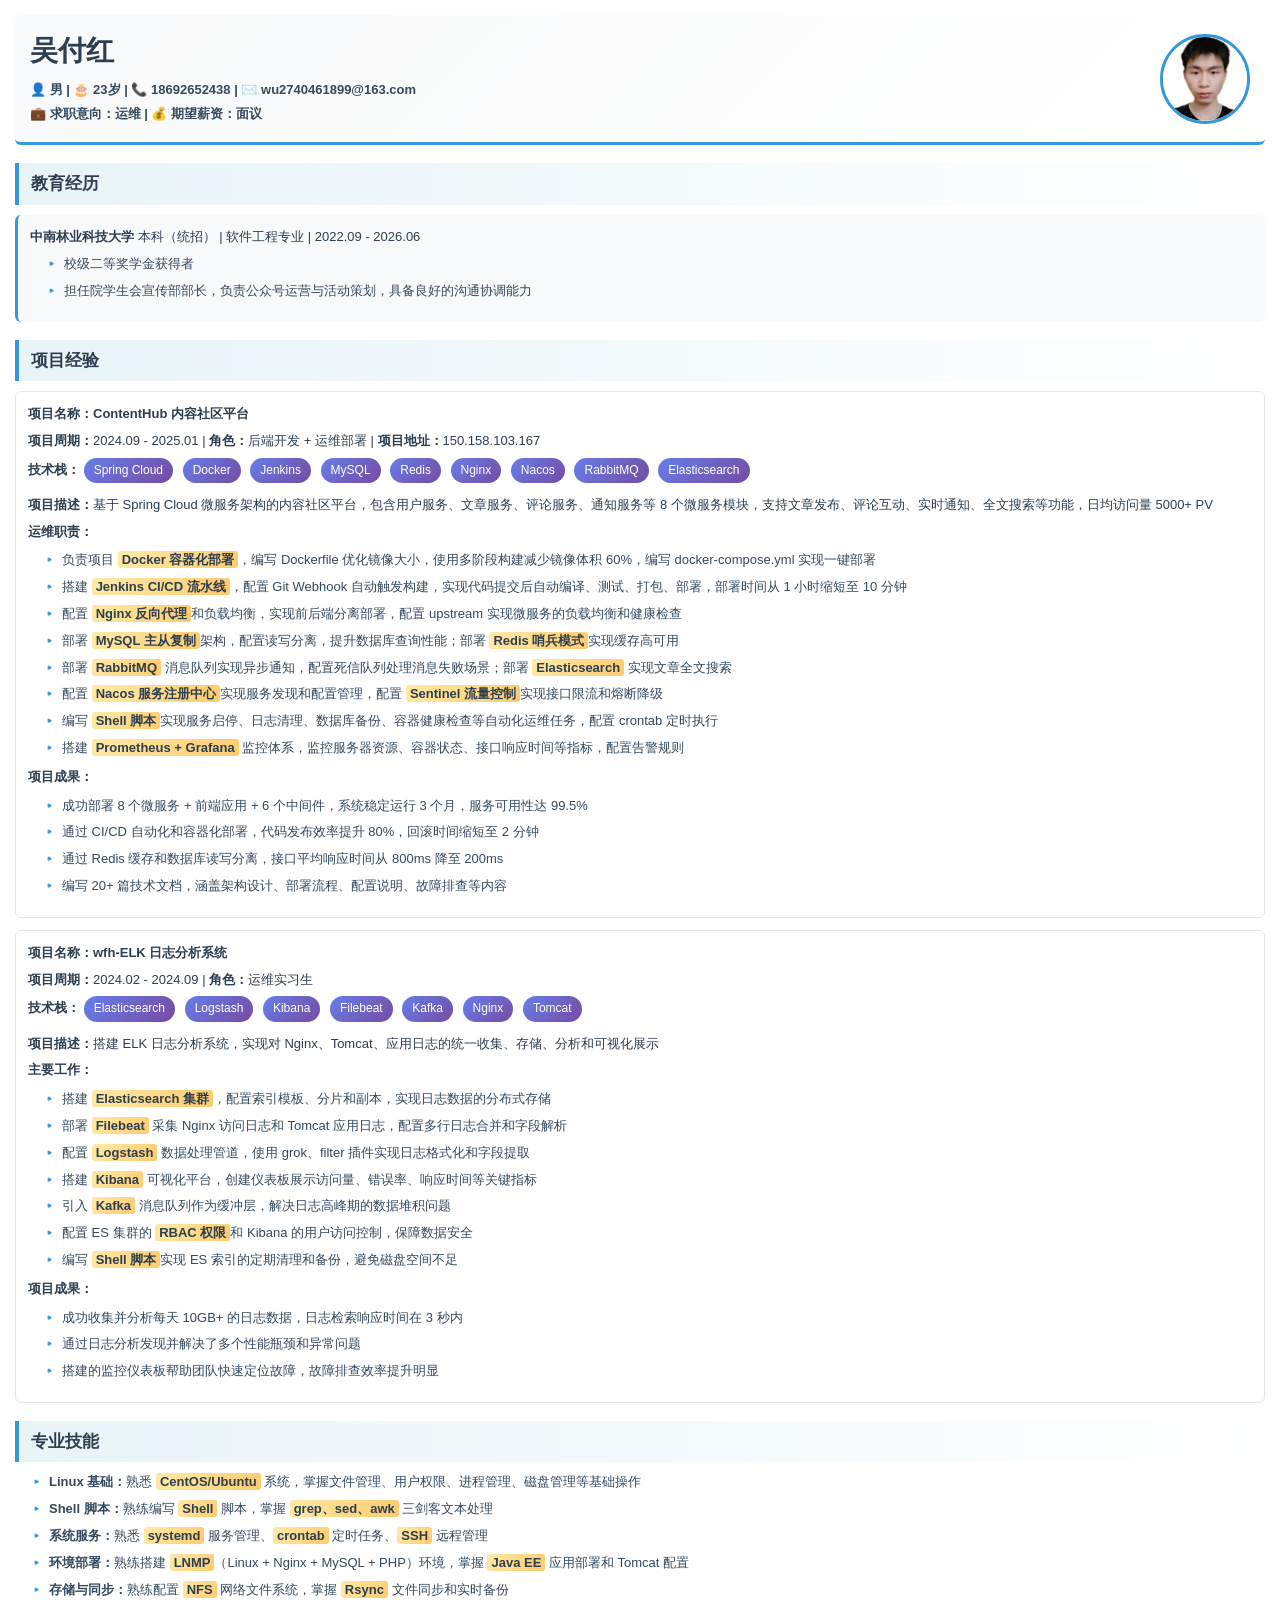
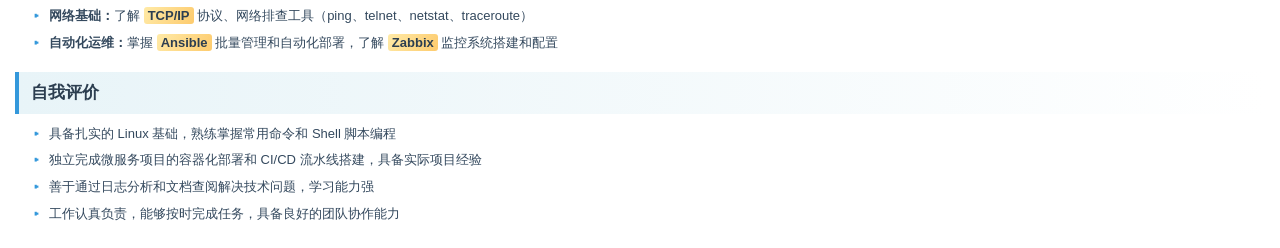
<file: 简历/吴付红-运维.html>
<!DOCTYPE html>
<html lang="zh-CN">
<head>
    <meta charset="UTF-8">
    <meta name="viewport" content="width=device-width, initial-scale=1.0">
    <title>吴付红-运维实习生简历</title>
    <style>
        @page {
            margin: 8mm;
            size: A4;
        }

        * {
            box-sizing: border-box;
            margin: 0;
            padding: 0;
        }

        body {
            font-family: "微软雅黑", Arial, sans-serif;
            color: #2c3e50;
            background: #fff;
            line-height: 1.5;
            font-size: 13px;
            padding: 15px;
        }

        .header {
            display: flex;
            align-items: center;
            justify-content: space-between;
            padding: 15px;
            margin-bottom: 15px;
            border-bottom: 3px solid #3498db;
            background: linear-gradient(135deg, #f8f9fa 0%, #fff 100%);
            border-radius: 6px;
        }

        .info h1 {
            font-size: 28px;
            color: #2c3e50;
            margin-bottom: 8px;
            font-weight: 700;
        }

        .info p {
            margin: 4px 0;
            font-size: 13px;
            color: #34495e;
        }

        .avatar {
            width: 90px;
            height: 90px;
            border-radius: 50%;
            border: 3px solid #3498db;
            object-fit: cover;
            margin-left: 20px;
        }

        .section-title {
            font-size: 17px;
            font-weight: 700;
            color: #2c3e50;
            border-left: 4px solid #3498db;
            background: linear-gradient(90deg, #e8f4f8 0%, #fff 100%);
            padding: 8px 12px;
            margin: 18px 0 10px 0;
            border-radius: 0 4px 4px 0;
        }

        ul {
            margin: 8px 0 8px 18px;
            padding: 0;
            list-style: none;
        }

        li {
            margin-bottom: 6px;
            font-size: 13px;
            line-height: 1.6;
            padding-left: 16px;
            position: relative;
            color: #34495e;
        }

        li::before {
            content: '▸';
            position: absolute;
            left: 0;
            color: #3498db;
            font-weight: bold;
        }

        .school, .project {
            margin-bottom: 12px;
            padding: 12px;
            background: #f8f9fa;
            border-radius: 6px;
            border-left: 3px solid #3498db;
        }

        .project {
            background: #fff;
            border: 1px solid #e1e8ed;
        }

        .project > div {
            margin-bottom: 6px;
            line-height: 1.6;
        }

        .project b, .school strong {
            color: #2c3e50;
            font-weight: 600;
        }

        .skill-tag {
            display: inline-block;
            background: linear-gradient(135deg, #667eea 0%, #764ba2 100%);
            color: #fff;
            border-radius: 15px;
            padding: 3px 10px;
            font-size: 12px;
            margin-right: 6px;
            margin-bottom: 6px;
            font-weight: 500;
        }

        .highlight {
            background: linear-gradient(120deg, #ffeaa7 0%, #fdcb6e 100%);
            color: #2c3e50;
            font-weight: 600;
            border-radius: 3px;
            padding: 1px 4px;
        }

        @media print {
            body {
                padding: 0;
            }
            
            .header {
                background: #f8f9fa;
                -webkit-print-color-adjust: exact;
                print-color-adjust: exact;
            }
            
            .section-title {
                background: #e8f4f8;
                -webkit-print-color-adjust: exact;
                print-color-adjust: exact;
            }
            
            .skill-tag {
                background: #667eea;
                -webkit-print-color-adjust: exact;
                print-color-adjust: exact;
            }
            
            .highlight {
                background: #ffeaa7;
                -webkit-print-color-adjust: exact;
                print-color-adjust: exact;
            }

            .school, .project {
                page-break-inside: avoid;
                background: #f8f9fa;
                -webkit-print-color-adjust: exact;
                print-color-adjust: exact;
            }

            .project {
                background: #fff;
            }
        }
    </style>
</head>
<body>
<div class="header">
    <div class="info">
        <h1>吴付红</h1>
        <p><strong>👤 男 | 🎂 23岁 | 📞 18692652438 | ✉️ wu2740461899@163.com</strong></p>
        <p><strong>💼 求职意向：运维 | 💰 期望薪资：面议</strong></p>
    </div>
    <img src="简历附件.assets/wps1.jpg" alt="头像" class="avatar">
</div>

<div class="section-title">教育经历</div>
<div class="school">
    <strong>中南林业科技大学</strong> 本科（统招） | 软件工程专业 | 2022.09 - 2026.06
    <ul>
        <li>校级二等奖学金获得者</li>
        <li>担任院学生会宣传部部长，负责公众号运营与活动策划，具备良好的沟通协调能力</li>
    </ul>
</div>

<div class="section-title">项目经验</div>
<div class="project">
    <div><b>项目名称：ContentHub 内容社区平台</b></div>
    <div><b>项目周期：</b>2024.09 - 2025.01 | <b>角色：</b>后端开发 + 运维部署 | <b>项目地址：</b>150.158.103.167</div>
    <div><b>技术栈：</b>
        <span class="skill-tag">Spring Cloud</span>
        <span class="skill-tag">Docker</span>
        <span class="skill-tag">Jenkins</span>
        <span class="skill-tag">MySQL</span>
        <span class="skill-tag">Redis</span>
        <span class="skill-tag">Nginx</span>
        <span class="skill-tag">Nacos</span>
        <span class="skill-tag">RabbitMQ</span>
        <span class="skill-tag">Elasticsearch</span>
    </div>
    <div><b>项目描述：</b>基于 Spring Cloud 微服务架构的内容社区平台，包含用户服务、文章服务、评论服务、通知服务等 8 个微服务模块，支持文章发布、评论互动、实时通知、全文搜索等功能，日均访问量 5000+ PV</div>
    <div><b>运维职责：</b></div>
    <ul>
        <li>负责项目 <span class="highlight">Docker 容器化部署</span>，编写 Dockerfile 优化镜像大小，使用多阶段构建减少镜像体积 60%，编写 docker-compose.yml 实现一键部署</li>
        <li>搭建 <span class="highlight">Jenkins CI/CD 流水线</span>，配置 Git Webhook 自动触发构建，实现代码提交后自动编译、测试、打包、部署，部署时间从 1 小时缩短至 10 分钟</li>
        <li>配置 <span class="highlight">Nginx 反向代理</span>和负载均衡，实现前后端分离部署，配置 upstream 实现微服务的负载均衡和健康检查</li>
        <li>部署 <span class="highlight">MySQL 主从复制</span>架构，配置读写分离，提升数据库查询性能；部署 <span class="highlight">Redis 哨兵模式</span>实现缓存高可用</li>
        <li>部署 <span class="highlight">RabbitMQ</span> 消息队列实现异步通知，配置死信队列处理消息失败场景；部署 <span class="highlight">Elasticsearch</span> 实现文章全文搜索</li>
        <li>配置 <span class="highlight">Nacos 服务注册中心</span>实现服务发现和配置管理，配置 <span class="highlight">Sentinel 流量控制</span>实现接口限流和熔断降级</li>
        <li>编写 <span class="highlight">Shell 脚本</span>实现服务启停、日志清理、数据库备份、容器健康检查等自动化运维任务，配置 crontab 定时执行</li>
        <li>搭建 <span class="highlight">Prometheus + Grafana</span> 监控体系，监控服务器资源、容器状态、接口响应时间等指标，配置告警规则</li>
    </ul>
    <div><b>项目成果：</b></div>
    <ul>
        <li>成功部署 8 个微服务 + 前端应用 + 6 个中间件，系统稳定运行 3 个月，服务可用性达 99.5%</li>
        <li>通过 CI/CD 自动化和容器化部署，代码发布效率提升 80%，回滚时间缩短至 2 分钟</li>
        <li>通过 Redis 缓存和数据库读写分离，接口平均响应时间从 800ms 降至 200ms</li>
        <li>编写 20+ 篇技术文档，涵盖架构设计、部署流程、配置说明、故障排查等内容</li>
    </ul>
</div>

<div class="project">
    <div><b>项目名称：wfh-ELK 日志分析系统</b></div>
    <div><b>项目周期：</b>2024.02 - 2024.09 | <b>角色：</b>运维实习生</div>
    <div><b>技术栈：</b>
        <span class="skill-tag">Elasticsearch</span>
        <span class="skill-tag">Logstash</span>
        <span class="skill-tag">Kibana</span>
        <span class="skill-tag">Filebeat</span>
        <span class="skill-tag">Kafka</span>
        <span class="skill-tag">Nginx</span>
        <span class="skill-tag">Tomcat</span>
    </div>
    <div><b>项目描述：</b>搭建 ELK 日志分析系统，实现对 Nginx、Tomcat、应用日志的统一收集、存储、分析和可视化展示</div>
    <div><b>主要工作：</b></div>
    <ul>
        <li>搭建 <span class="highlight">Elasticsearch 集群</span>，配置索引模板、分片和副本，实现日志数据的分布式存储</li>
        <li>部署 <span class="highlight">Filebeat</span> 采集 Nginx 访问日志和 Tomcat 应用日志，配置多行日志合并和字段解析</li>
        <li>配置 <span class="highlight">Logstash</span> 数据处理管道，使用 grok、filter 插件实现日志格式化和字段提取</li>
        <li>搭建 <span class="highlight">Kibana</span> 可视化平台，创建仪表板展示访问量、错误率、响应时间等关键指标</li>
        <li>引入 <span class="highlight">Kafka</span> 消息队列作为缓冲层，解决日志高峰期的数据堆积问题</li>
        <li>配置 ES 集群的 <span class="highlight">RBAC 权限</span>和 Kibana 的用户访问控制，保障数据安全</li>
        <li>编写 <span class="highlight">Shell 脚本</span>实现 ES 索引的定期清理和备份，避免磁盘空间不足</li>
    </ul>
    <div><b>项目成果：</b></div>
    <ul>
        <li>成功收集并分析每天 10GB+ 的日志数据，日志检索响应时间在 3 秒内</li>
        <li>通过日志分析发现并解决了多个性能瓶颈和异常问题</li>
        <li>搭建的监控仪表板帮助团队快速定位故障，故障排查效率提升明显</li>
    </ul>
</div>

<div class="section-title">专业技能</div>
<ul>
    <li><b>Linux 基础：</b>熟悉 <span class="highlight">CentOS/Ubuntu</span> 系统，掌握文件管理、用户权限、进程管理、磁盘管理等基础操作</li>
    <li><b>Shell 脚本：</b>熟练编写 <span class="highlight">Shell</span> 脚本，掌握 <span class="highlight">grep、sed、awk</span> 三剑客文本处理</li>
    <li><b>系统服务：</b>熟悉 <span class="highlight">systemd</span> 服务管理、<span class="highlight">crontab</span> 定时任务、<span class="highlight">SSH</span> 远程管理</li>
    <li><b>环境部署：</b>熟练搭建 <span class="highlight">LNMP</span>（Linux + Nginx + MySQL + PHP）环境，掌握 <span class="highlight">Java EE</span> 应用部署和 Tomcat 配置</li>
    <li><b>存储与同步：</b>熟练配置 <span class="highlight">NFS</span> 网络文件系统，掌握 <span class="highlight">Rsync</span> 文件同步和实时备份</li>
    <li><b>网络基础：</b>了解 <span class="highlight">TCP/IP</span> 协议、网络排查工具（ping、telnet、netstat、traceroute）</li>
    <li><b>自动化运维：</b>掌握 <span class="highlight">Ansible</span> 批量管理和自动化部署，了解 <span class="highlight">Zabbix</span> 监控系统搭建和配置</li>
</ul>

<div class="section-title">自我评价</div>
<ul>
    <li>具备扎实的 Linux 基础，熟练掌握常用命令和 Shell 脚本编程</li>
    <li>独立完成微服务项目的容器化部署和 CI/CD 流水线搭建，具备实际项目经验</li>
    <li>善于通过日志分析和文档查阅解决技术问题，学习能力强</li>
    <li>工作认真负责，能够按时完成任务，具备良好的团队协作能力</li>
</ul>
</body>
</html>
</file>
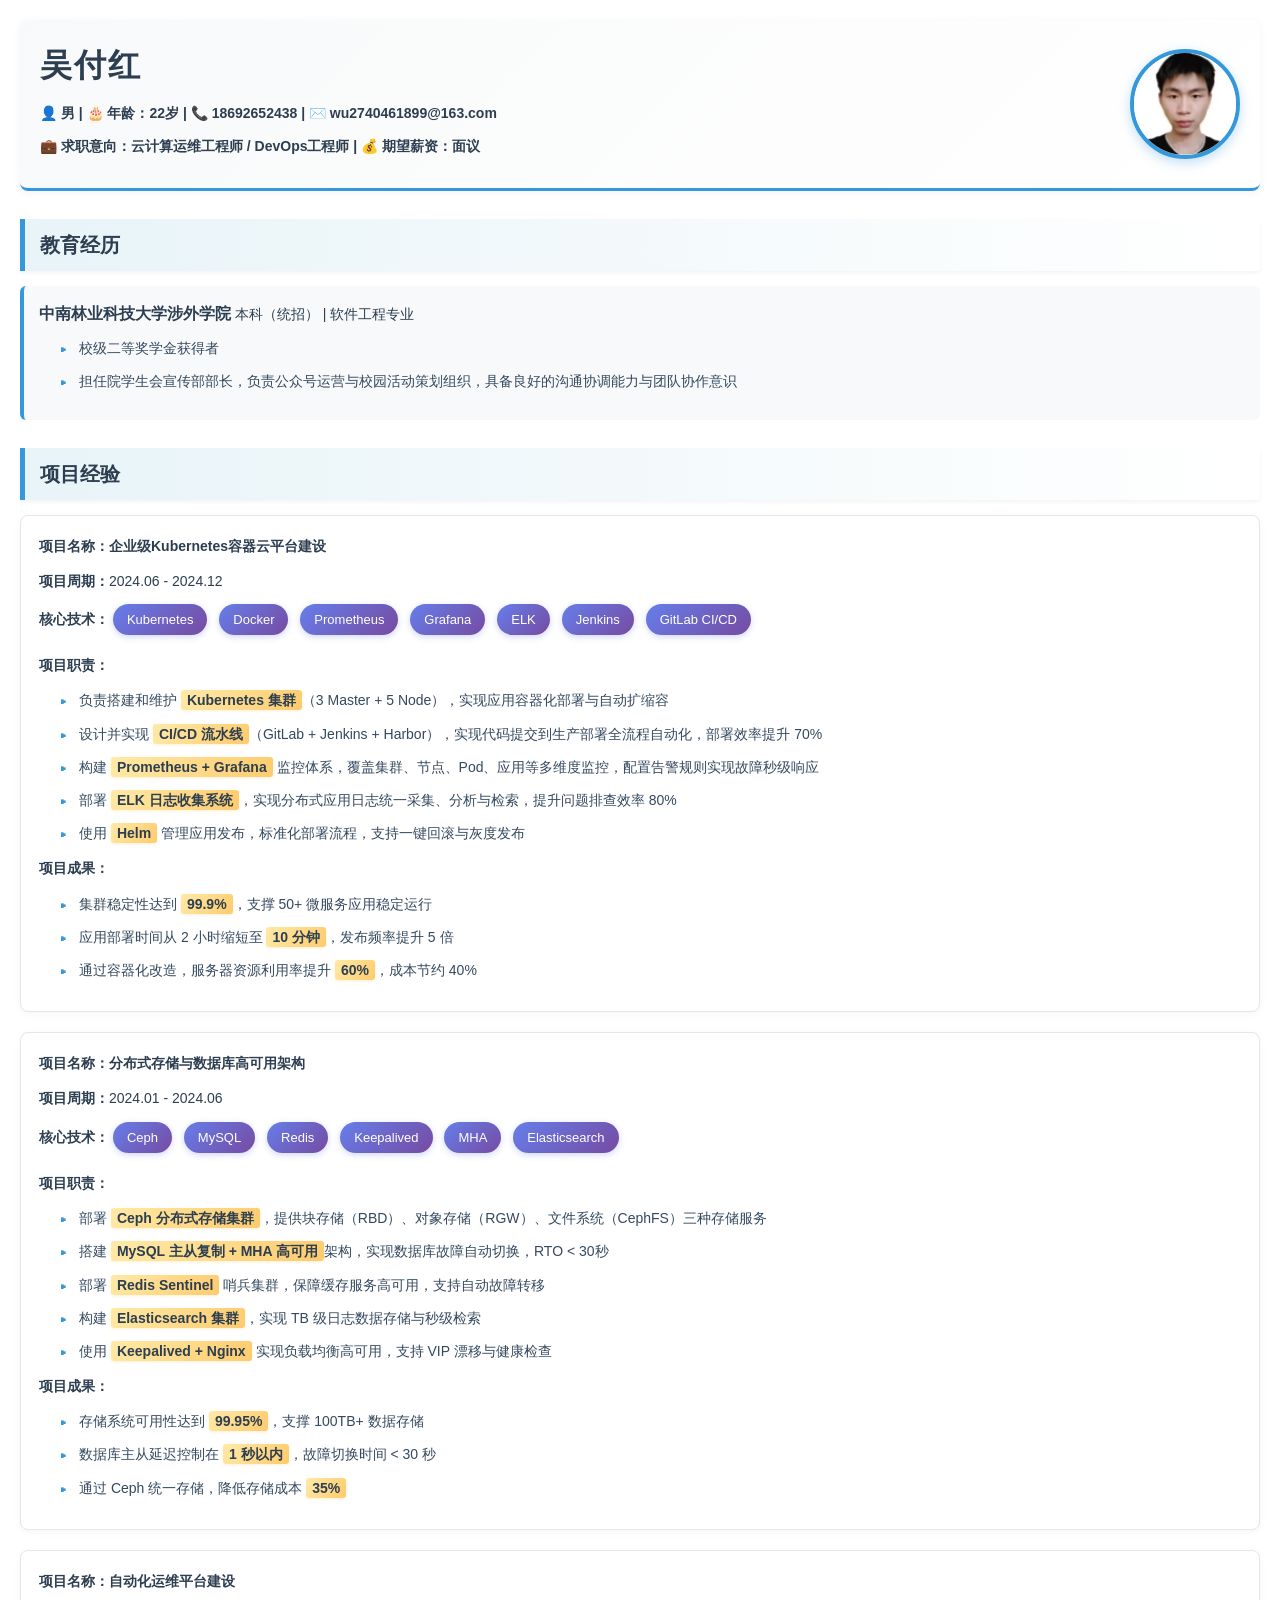
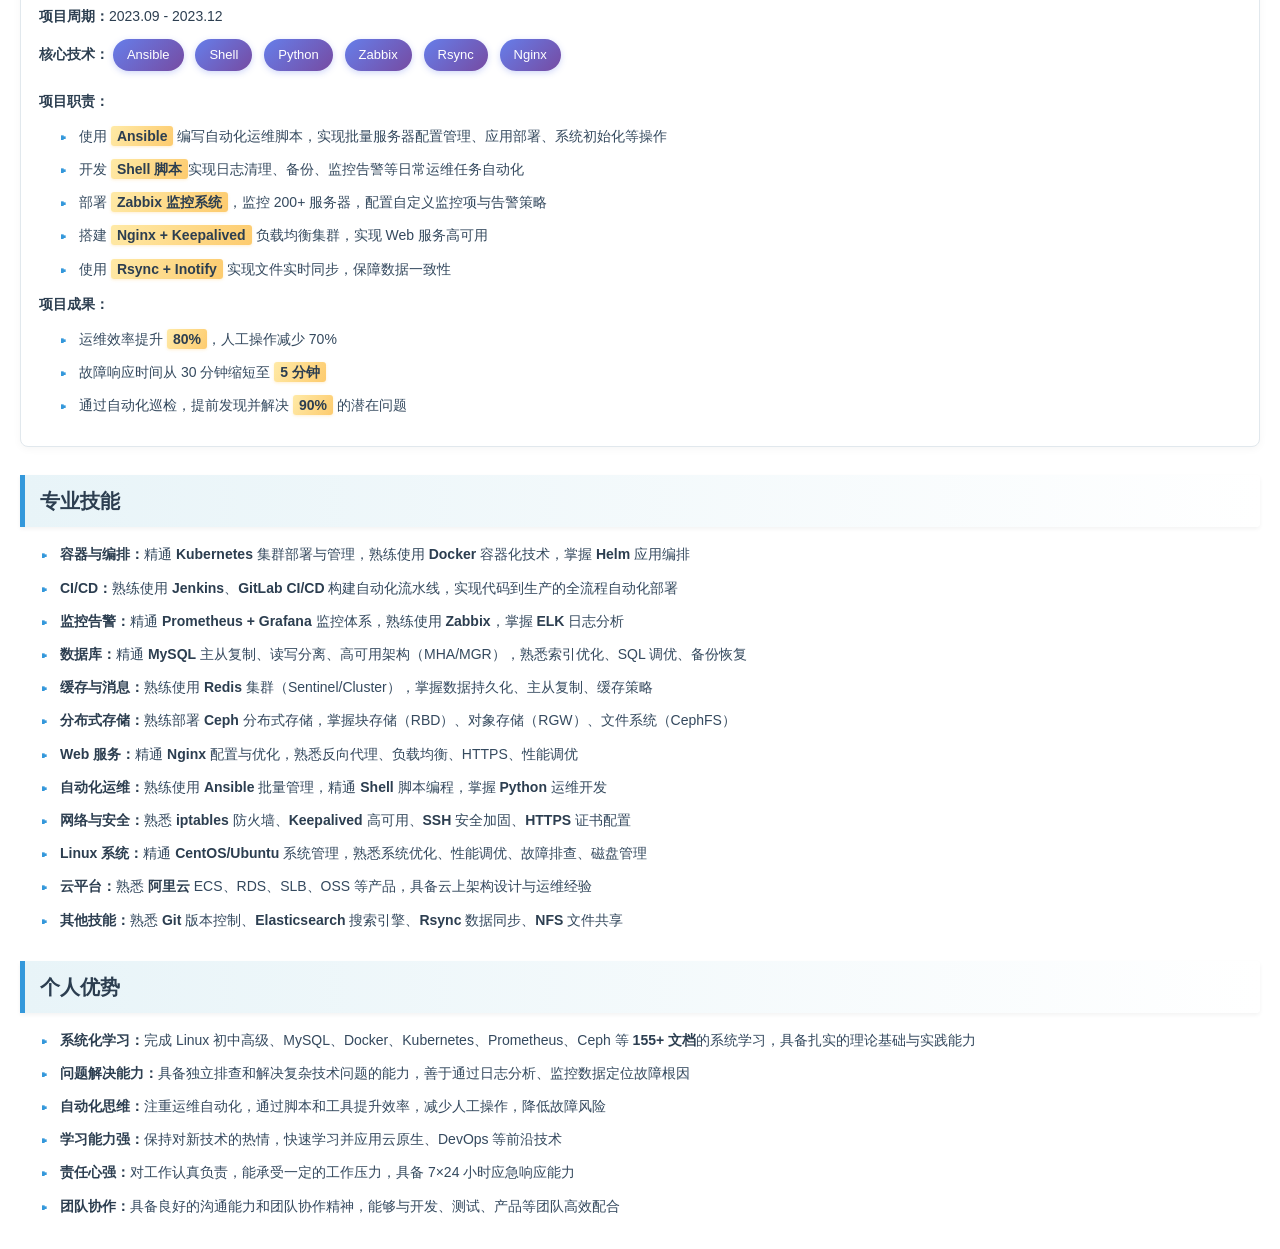
<file: 简历/吴付红-运维工程师简历.html>
<!DOCTYPE html>
<html lang="zh-CN">
<head>
    <meta charset="UTF-8">
    <meta name="viewport" content="width=device-width, initial-scale=1.0">
    <title>吴付红-云计算运维工程师简历</title>
    <style>
        /* 打印设置 */
        @page {
            margin: 10mm;
            size: A4;
        }

        /* 全局样式 */
        * {
            box-sizing: border-box;
        }

        body {
            font-family: "微软雅黑", "Segoe UI", "PingFang SC", "Hiragino Sans GB", Arial, sans-serif;
            margin: 0;
            padding: 20px;
            color: #2c3e50;
            background: #ffffff;
            line-height: 1.6;
            font-size: 14px;
        }

        /* 头部区域 */
        .header {
            display: flex;
            align-items: center;
            justify-content: space-between;
            width: 100%;
            margin-bottom: 20px;
            padding: 20px;
            border-bottom: 3px solid #3498db;
            background: linear-gradient(135deg, #f8f9fa 0%, #ffffff 100%);
            border-radius: 8px;
            box-shadow: 0 2px 8px rgba(0, 0, 0, 0.05);
        }

        .info {
            flex: 1;
        }

        .info h1 {
            margin: 0 0 10px 0;
            font-size: 32px;
            color: #2c3e50;
            font-weight: 700;
            letter-spacing: 2px;
        }

        .info p {
            margin: 8px 0;
            font-size: 14px;
            line-height: 1.8;
            color: #34495e;
        }

        .avatar {
            width: 110px;
            height: 110px;
            border-radius: 50%;
            margin-left: 30px;
            border: 4px solid #3498db;
            box-shadow: 0 4px 12px rgba(52, 152, 219, 0.3);
            object-fit: cover;
        }

        /* 章节标题 */
        .section-title {
            font-weight: 700;
            font-size: 20px;
            color: #2c3e50;
            border-left: 5px solid #3498db;
            background: linear-gradient(90deg, #e8f4f8 0%, #ffffff 100%);
            padding: 10px 15px;
            margin: 28px 0 15px 0;
            border-radius: 0 4px 4px 0;
            box-shadow: 0 2px 4px rgba(0, 0, 0, 0.05);
        }

        /* 列表样式 */
        ul {
            margin: 10px 0 10px 20px;
            padding: 0;
            list-style: none;
        }

        li {
            margin-bottom: 8px;
            font-size: 14px;
            line-height: 1.8;
            padding-left: 20px;
            position: relative;
            color: #34495e;
        }

        li::before {
            content: '▸';
            position: absolute;
            left: 0;
            color: #3498db;
            font-weight: bold;
            font-size: 16px;
        }

        /* 教育经历 */
        .school {
            margin-bottom: 18px;
            padding: 15px;
            background: #f8f9fa;
            border-radius: 6px;
            border-left: 4px solid #3498db;
        }

        .school strong {
            font-weight: 700;
            font-size: 16px;
            color: #2c3e50;
        }

        /* 项目经验 */
        .project {
            margin-bottom: 20px;
            padding: 18px;
            background: #ffffff;
            border-radius: 8px;
            border: 1px solid #e1e8ed;
            box-shadow: 0 2px 8px rgba(0, 0, 0, 0.04);
        }

        .project > div {
            margin-bottom: 10px;
            line-height: 1.8;
        }

        .project b {
            color: #2c3e50;
            font-weight: 600;
        }

        /* 链接样式 */
        a {
            color: #3498db;
            text-decoration: none;
        }

        /* 加粗文本 */
        strong, b {
            font-weight: 600;
            color: #2c3e50;
        }

        /* 技能标签 */
        .skill-tag {
            display: inline-block;
            background: linear-gradient(135deg, #667eea 0%, #764ba2 100%);
            color: #ffffff;
            border-radius: 20px;
            padding: 4px 14px;
            font-size: 13px;
            margin-right: 8px;
            margin-bottom: 8px;
            font-weight: 500;
            box-shadow: 0 2px 6px rgba(102, 126, 234, 0.3);
        }

        /* 关键词高亮 */
        .strong-highlight {
            background: linear-gradient(120deg, #ffeaa7 0%, #fdcb6e 100%);
            color: #2c3e50;
            font-weight: 600;
            border-radius: 3px;
            padding: 2px 6px;
            box-shadow: 0 1px 3px rgba(253, 203, 110, 0.3);
        }

        /* 打印优化 */
        @media print {
            body {
                padding: 0;
                background: #ffffff;
            }
            
            .header {
                box-shadow: none;
                border-bottom: 2px solid #3498db;
                background: #f8f9fa;
                -webkit-print-color-adjust: exact;
                print-color-adjust: exact;
            }
            
            .project {
                page-break-inside: avoid;
                box-shadow: none;
                border: 1px solid #e1e8ed;
            }
            
            .section-title {
                page-break-after: avoid;
                box-shadow: none;
                background: #e8f4f8;
                -webkit-print-color-adjust: exact;
                print-color-adjust: exact;
            }
            
            .skill-tag {
                box-shadow: none;
                background: #667eea;
                -webkit-print-color-adjust: exact;
                print-color-adjust: exact;
            }
            
            .strong-highlight {
                box-shadow: none;
                background: #ffeaa7;
                -webkit-print-color-adjust: exact;
                print-color-adjust: exact;
            }

            .school {
                background: #f8f9fa;
                -webkit-print-color-adjust: exact;
                print-color-adjust: exact;
            }

            li::before {
                -webkit-print-color-adjust: exact;
                print-color-adjust: exact;
            }
        }

        /* 响应式设计 */
        @media screen and (max-width: 768px) {
            body {
                padding: 10px;
            }
            
            .header {
                flex-direction: column;
                text-align: center;
            }
            
            .avatar {
                margin: 20px 0 0 0;
            }
            
            .info h1 {
                font-size: 26px;
            }
        }
    </style>
</head>
<body>
<div class="header">
    <div class="info">
        <h1>吴付红</h1>
        <p><strong>👤 男 | 🎂 年龄：22岁 | 📞 18692652438 | ✉️ wu2740461899@163.com</strong></p>
        <p><strong>💼 求职意向：云计算运维工程师 / DevOps工程师 | 💰 期望薪资：面议 </strong></p>
    </div>
    <img src="简历附件.assets/wps1.jpg" alt="头像" class="avatar">
</div>

<div class="section-title">教育经历</div>
<div class="school">
    <strong>中南林业科技大学涉外学院</strong> 本科（统招） | 软件工程专业
    <ul>
        <li>校级二等奖学金获得者</li>
        <li>担任院学生会宣传部部长，负责公众号运营与校园活动策划组织，具备良好的沟通协调能力与团队协作意识</li>
    </ul>
</div>

<div class="section-title">项目经验</div>
<div class="project">
    <div><b>项目名称：</b><b>企业级Kubernetes容器云平台建设</b></div>
    <div><b>项目周期：</b>2024.06 - 2024.12</div>
    <div><b>核心技术：</b>
        <span class="skill-tag">Kubernetes</span>
        <span class="skill-tag">Docker</span>
        <span class="skill-tag">Prometheus</span>
        <span class="skill-tag">Grafana</span>
        <span class="skill-tag">ELK</span>
        <span class="skill-tag">Jenkins</span>
        <span class="skill-tag">GitLab CI/CD</span>
    </div>
    <div><b>项目职责：</b></div>
    <ul>
        <li>负责搭建和维护 <span class="strong-highlight">Kubernetes 集群</span>（3 Master + 5 Node），实现应用容器化部署与自动扩缩容</li>
        <li>设计并实现 <span class="strong-highlight">CI/CD 流水线</span>（GitLab + Jenkins + Harbor），实现代码提交到生产部署全流程自动化，部署效率提升 70%</li>
        <li>构建 <span class="strong-highlight">Prometheus + Grafana</span> 监控体系，覆盖集群、节点、Pod、应用等多维度监控，配置告警规则实现故障秒级响应</li>
        <li>部署 <span class="strong-highlight">ELK 日志收集系统</span>，实现分布式应用日志统一采集、分析与检索，提升问题排查效率 80%</li>
        <li>使用 <span class="strong-highlight">Helm</span> 管理应用发布，标准化部署流程，支持一键回滚与灰度发布</li>
    </ul>
    <div><b>项目成果：</b></div>
    <ul>
        <li>集群稳定性达到 <span class="strong-highlight">99.9%</span>，支撑 50+ 微服务应用稳定运行</li>
        <li>应用部署时间从 2 小时缩短至 <span class="strong-highlight">10 分钟</span>，发布频率提升 5 倍</li>
        <li>通过容器化改造，服务器资源利用率提升 <span class="strong-highlight">60%</span>，成本节约 40%</li>
    </ul>
</div>
<div class="project">
    <div><b>项目名称：</b><b>分布式存储与数据库高可用架构</b></div>
    <div><b>项目周期：</b>2024.01 - 2024.06</div>
    <div><b>核心技术：</b>
        <span class="skill-tag">Ceph</span>
        <span class="skill-tag">MySQL</span>
        <span class="skill-tag">Redis</span>
        <span class="skill-tag">Keepalived</span>
        <span class="skill-tag">MHA</span>
        <span class="skill-tag">Elasticsearch</span>
    </div>
    <div><b>项目职责：</b></div>
    <ul>
        <li>部署 <span class="strong-highlight">Ceph 分布式存储集群</span>，提供块存储（RBD）、对象存储（RGW）、文件系统（CephFS）三种存储服务</li>
        <li>搭建 <span class="strong-highlight">MySQL 主从复制 + MHA 高可用</span>架构，实现数据库故障自动切换，RTO < 30秒</li>
        <li>部署 <span class="strong-highlight">Redis Sentinel</span> 哨兵集群，保障缓存服务高可用，支持自动故障转移</li>
        <li>构建 <span class="strong-highlight">Elasticsearch 集群</span>，实现 TB 级日志数据存储与秒级检索</li>
        <li>使用 <span class="strong-highlight">Keepalived + Nginx</span> 实现负载均衡高可用，支持 VIP 漂移与健康检查</li>
    </ul>
    <div><b>项目成果：</b></div>
    <ul>
        <li>存储系统可用性达到 <span class="strong-highlight">99.95%</span>，支撑 100TB+ 数据存储</li>
        <li>数据库主从延迟控制在 <span class="strong-highlight">1 秒以内</span>，故障切换时间 < 30 秒</li>
        <li>通过 Ceph 统一存储，降低存储成本 <span class="strong-highlight">35%</span></li>
    </ul>
</div>
<div class="project">
    <div><b>项目名称：</b><b>自动化运维平台建设</b></div>
    <div><b>项目周期：</b>2023.09 - 2023.12</div>
    <div><b>核心技术：</b>
        <span class="skill-tag">Ansible</span>
        <span class="skill-tag">Shell</span>
        <span class="skill-tag">Python</span>
        <span class="skill-tag">Zabbix</span>
        <span class="skill-tag">Rsync</span>
        <span class="skill-tag">Nginx</span>
    </div>
    <div><b>项目职责：</b></div>
    <ul>
        <li>使用 <span class="strong-highlight">Ansible</span> 编写自动化运维脚本，实现批量服务器配置管理、应用部署、系统初始化等操作</li>
        <li>开发 <span class="strong-highlight">Shell 脚本</span>实现日志清理、备份、监控告警等日常运维任务自动化</li>
        <li>部署 <span class="strong-highlight">Zabbix 监控系统</span>，监控 200+ 服务器，配置自定义监控项与告警策略</li>
        <li>搭建 <span class="strong-highlight">Nginx + Keepalived</span> 负载均衡集群，实现 Web 服务高可用</li>
        <li>使用 <span class="strong-highlight">Rsync + Inotify</span> 实现文件实时同步，保障数据一致性</li>
    </ul>
    <div><b>项目成果：</b></div>
    <ul>
        <li>运维效率提升 <span class="strong-highlight">80%</span>，人工操作减少 70%</li>
        <li>故障响应时间从 30 分钟缩短至 <span class="strong-highlight">5 分钟</span></li>
        <li>通过自动化巡检，提前发现并解决 <span class="strong-highlight">90%</span> 的潜在问题</li>
    </ul>
</div>

<div class="section-title">专业技能</div>
<ul>
    <li><b>容器与编排：</b>精通 <b>Kubernetes</b> 集群部署与管理，熟练使用 <b>Docker</b> 容器化技术，掌握 <b>Helm</b> 应用编排</li>
    <li><b>CI/CD：</b>熟练使用 <b>Jenkins</b>、<b>GitLab CI/CD</b> 构建自动化流水线，实现代码到生产的全流程自动化部署</li>
    <li><b>监控告警：</b>精通 <b>Prometheus + Grafana</b> 监控体系，熟练使用 <b>Zabbix</b>，掌握 <b>ELK</b> 日志分析</li>
    <li><b>数据库：</b>精通 <b>MySQL</b> 主从复制、读写分离、高可用架构（MHA/MGR），熟悉索引优化、SQL 调优、备份恢复</li>
    <li><b>缓存与消息：</b>熟练使用 <b>Redis</b> 集群（Sentinel/Cluster），掌握数据持久化、主从复制、缓存策略</li>
    <li><b>分布式存储：</b>熟练部署 <b>Ceph</b> 分布式存储，掌握块存储（RBD）、对象存储（RGW）、文件系统（CephFS）</li>
    <li><b>Web 服务：</b>精通 <b>Nginx</b> 配置与优化，熟悉反向代理、负载均衡、HTTPS、性能调优</li>
    <li><b>自动化运维：</b>熟练使用 <b>Ansible</b> 批量管理，精通 <b>Shell</b> 脚本编程，掌握 <b>Python</b> 运维开发</li>
    <li><b>网络与安全：</b>熟悉 <b>iptables</b> 防火墙、<b>Keepalived</b> 高可用、<b>SSH</b> 安全加固、<b>HTTPS</b> 证书配置</li>
    <li><b>Linux 系统：</b>精通 <b>CentOS/Ubuntu</b> 系统管理，熟悉系统优化、性能调优、故障排查、磁盘管理</li>
    <li><b>云平台：</b>熟悉 <b>阿里云</b> ECS、RDS、SLB、OSS 等产品，具备云上架构设计与运维经验</li>
    <li><b>其他技能：</b>熟悉 <b>Git</b> 版本控制、<b>Elasticsearch</b> 搜索引擎、<b>Rsync</b> 数据同步、<b>NFS</b> 文件共享</li>
</ul>

<div class="section-title">个人优势</div>
<ul>
    <li><b>系统化学习：</b>完成 Linux 初中高级、MySQL、Docker、Kubernetes、Prometheus、Ceph 等 <b>155+ 文档</b>的系统学习，具备扎实的理论基础与实践能力</li>
    <li><b>问题解决能力：</b>具备独立排查和解决复杂技术问题的能力，善于通过日志分析、监控数据定位故障根因</li>
    <li><b>自动化思维：</b>注重运维自动化，通过脚本和工具提升效率，减少人工操作，降低故障风险</li>
    <li><b>学习能力强：</b>保持对新技术的热情，快速学习并应用云原生、DevOps 等前沿技术</li>
    <li><b>责任心强：</b>对工作认真负责，能承受一定的工作压力，具备 7×24 小时应急响应能力</li>
    <li><b>团队协作：</b>具备良好的沟通能力和团队协作精神，能够与开发、测试、产品等团队高效配合</li>
</ul>
</body>
</html>
</file>
<file: 简历/resume.css>
/* 打印设置 */
@page {
  margin: 10mm;
  size: A4;
}

/* 全局样式 */
* {
  box-sizing: border-box;
}

body {
  font-family: "微软雅黑", "Segoe UI", "PingFang SC", "Hiragino Sans GB", Arial, sans-serif;
  margin: 0;
  padding: 20px;
  color: #2c3e50;
  background: #ffffff;
  line-height: 1.6;
  font-size: 14px;
}

/* 头部区域 */
.header {
  display: flex;
  align-items: center;
  justify-content: space-between;
  width: 100%;
  margin-bottom: 20px;
  padding-bottom: 20px;
  border-bottom: 3px solid #3498db;
  background: linear-gradient(135deg, #f8f9fa 0%, #ffffff 100%);
  padding: 20px;
  border-radius: 8px;
  box-shadow: 0 2px 8px rgba(0, 0, 0, 0.05);
}

.info {
  flex: 1;
}

.info h1 {
  margin: 0 0 10px 0;
  font-size: 32px;
  color: #2c3e50;
  font-weight: 700;
  letter-spacing: 2px;
}

.info p {
  margin: 8px 0;
  font-size: 14px;
  line-height: 1.8;
  color: #34495e;
}

.avatar {
  width: 110px;
  height: 110px;
  border-radius: 50%;
  margin-left: 30px;
  border: 4px solid #3498db;
  box-shadow: 0 4px 12px rgba(52, 152, 219, 0.3);
  object-fit: cover;
}

/* 章节标题 */
.section-title {
  font-weight: 700;
  font-size: 20px;
  color: #2c3e50;
  border-left: 5px solid #3498db;
  background: linear-gradient(90deg, #e8f4f8 0%, #ffffff 100%);
  padding: 10px 15px;
  margin: 28px 0 15px 0;
  border-radius: 0 4px 4px 0;
  box-shadow: 0 2px 4px rgba(0, 0, 0, 0.05);
  position: relative;
}

.section-title::before {
  content: '';
  position: absolute;
  left: -5px;
  top: 0;
  width: 5px;
  height: 100%;
  background: linear-gradient(180deg, #3498db 0%, #2980b9 100%);
  border-radius: 4px 0 0 4px;
}

/* 列表样式 */
ul {
  margin: 10px 0 10px 20px;
  padding: 0;
  list-style: none;
}

li {
  margin-bottom: 8px;
  font-size: 14px;
  line-height: 1.8;
  padding-left: 20px;
  position: relative;
  color: #34495e;
}

li::before {
  content: '▸';
  position: absolute;
  left: 0;
  color: #3498db;
  font-weight: bold;
  font-size: 16px;
}

/* 教育经历 */
.school {
  margin-bottom: 18px;
  padding: 15px;
  background: #f8f9fa;
  border-radius: 6px;
  border-left: 4px solid #3498db;
}

.school strong {
  font-weight: 700;
  font-size: 16px;
  color: #2c3e50;
}

/* 项目经验 */
.project {
  margin-bottom: 20px;
  padding: 18px;
  background: #ffffff;
  border-radius: 8px;
  border: 1px solid #e1e8ed;
  box-shadow: 0 2px 8px rgba(0, 0, 0, 0.04);
  transition: all 0.3s ease;
}

.project:hover {
  box-shadow: 0 4px 16px rgba(52, 152, 219, 0.15);
  border-color: #3498db;
}

.project > div {
  margin-bottom: 10px;
  line-height: 1.8;
}

.project b {
  color: #2c3e50;
  font-weight: 600;
}

/* 链接样式 */
a {
  color: #3498db;
  text-decoration: none;
  transition: all 0.2s ease;
  border-bottom: 1px solid transparent;
}

a:hover {
  color: #2980b9;
  border-bottom: 1px solid #3498db;
}

/* 加粗文本 */
strong, b {
  font-weight: 600;
  color: #2c3e50;
}

/* 高亮样式 */
.highlight {
  background: linear-gradient(120deg, #ffeaa7 0%, #fdcb6e 100%);
  color: #2c3e50;
  border-radius: 3px;
  padding: 2px 6px;
  font-weight: 500;
  box-shadow: 0 1px 3px rgba(253, 203, 110, 0.3);
}

/* 技能标签 */
.skill-tag {
  display: inline-block;
  background: linear-gradient(135deg, #667eea 0%, #764ba2 100%);
  color: #ffffff;
  border-radius: 20px;
  padding: 4px 14px;
  font-size: 13px;
  margin-right: 8px;
  margin-bottom: 8px;
  font-weight: 500;
  box-shadow: 0 2px 6px rgba(102, 126, 234, 0.3);
  transition: all 0.3s ease;
  border: none;
}

.skill-tag:hover {
  transform: translateY(-2px);
  box-shadow: 0 4px 12px rgba(102, 126, 234, 0.4);
}

/* 关键词高亮 - 保留原有功能 */
.strong-highlight {
  background: linear-gradient(120deg, #ffeaa7 0%, #fdcb6e 100%);
  color: #2c3e50;
  font-weight: 600;
  border-radius: 3px;
  padding: 2px 6px;
  box-shadow: 0 1px 3px rgba(253, 203, 110, 0.3);
  transition: all 0.2s ease;
}

.strong-highlight:hover {
  background: linear-gradient(120deg, #fdcb6e 0%, #ffeaa7 100%);
  box-shadow: 0 2px 6px rgba(253, 203, 110, 0.5);
}

/* 联系方式图标 */
.contact-icon {
  color: #3498db;
  font-size: 16px;
  margin-right: 4px;
}

/* 求职意向 */
.job-intent {
  color: #2c3e50;
  font-weight: 600;
}

/* 期望薪资 */
.salary {
  color: #e74c3c;
  font-weight: 600;
}

/* 分割线 */
hr {
  border: none;
  border-top: 2px solid #ecf0f1;
  margin: 20px 0;
}

/* 打印优化 */
@media print {
  body {
    padding: 0;
    background: #ffffff;
  }
  
  .header {
    box-shadow: none;
    border-bottom: 2px solid #3498db;
  }
  
  .project {
    page-break-inside: avoid;
    box-shadow: none;
    border: 1px solid #e1e8ed;
  }
  
  .section-title {
    page-break-after: avoid;
    box-shadow: none;
  }
  
  a {
    color: #3498db;
    text-decoration: none;
  }
  
  .skill-tag {
    box-shadow: none;
  }
  
  .strong-highlight {
    box-shadow: none;
  }
}

/* 响应式设计 */
@media screen and (max-width: 768px) {
  body {
    padding: 10px;
  }
  
  .header {
    flex-direction: column;
    text-align: center;
  }
  
  .avatar {
    margin: 20px 0 0 0;
  }
  
  .info h1 {
    font-size: 26px;
  }
}
</file>
